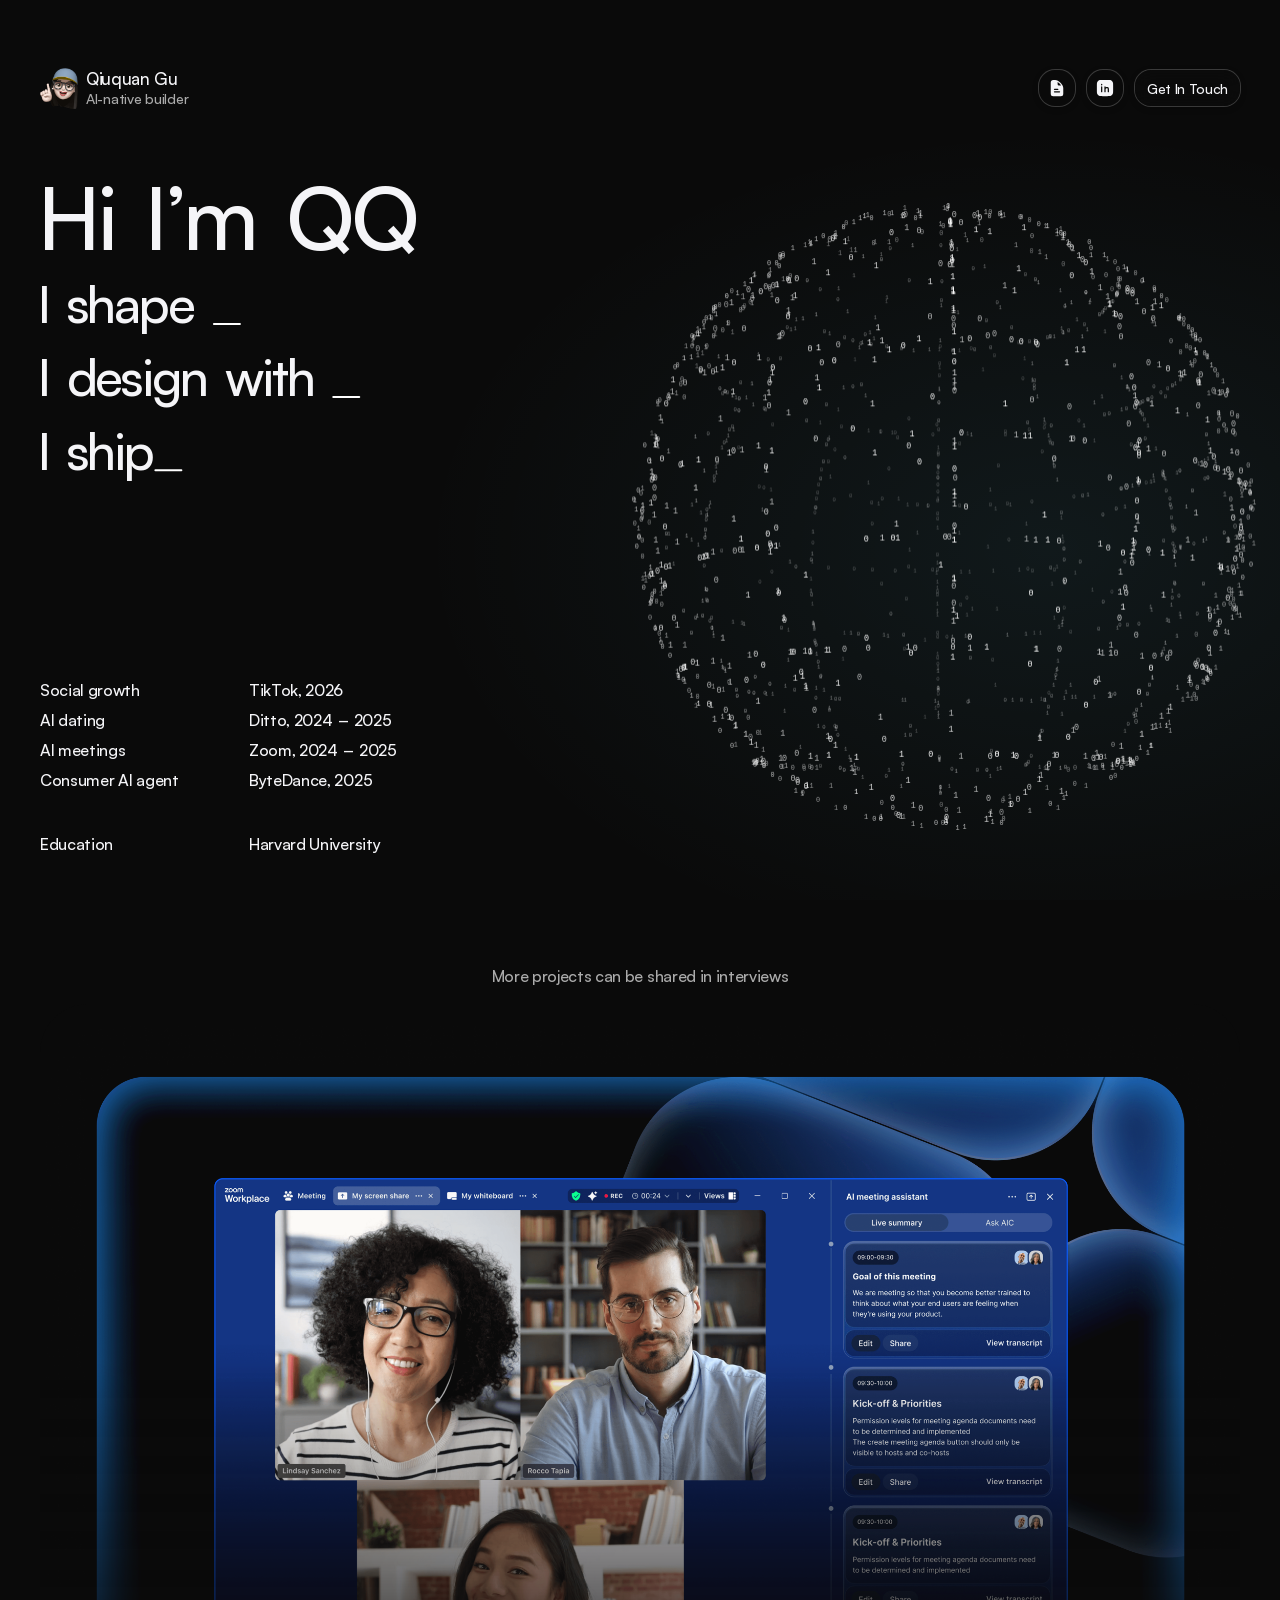
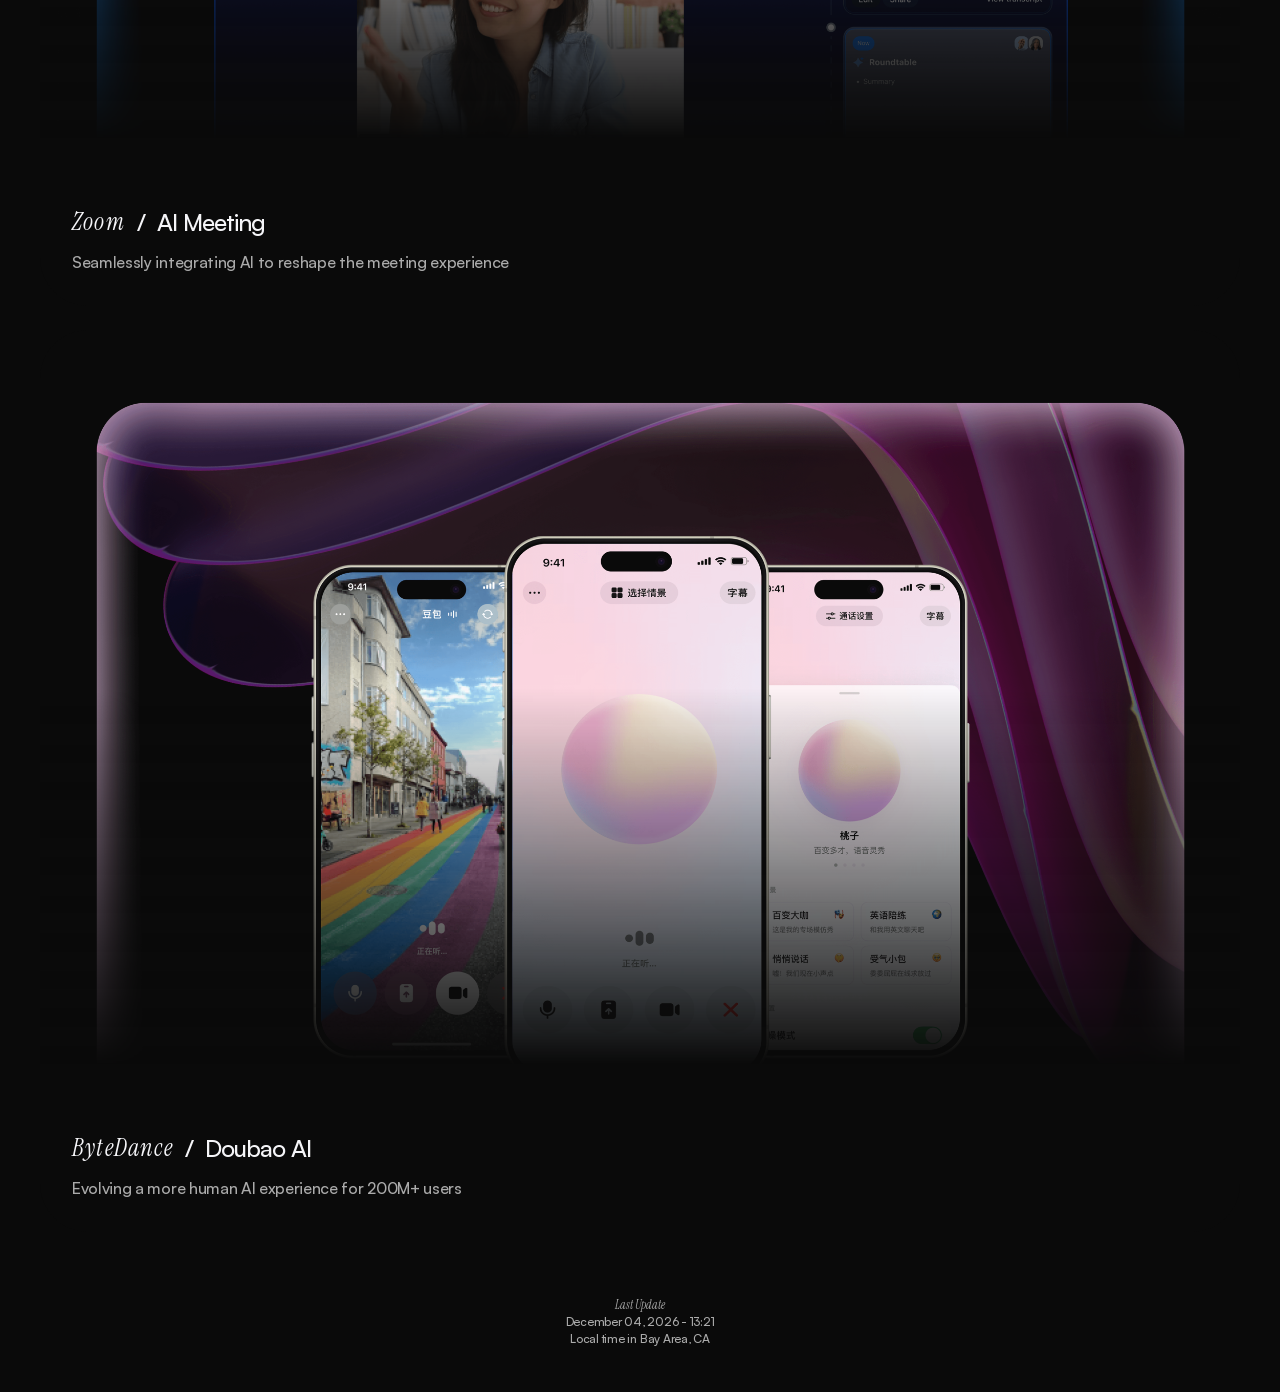
<file: qq-site/index.html>
<!doctype html><html lang="en"><head><title>Qiuquan Gu</title><meta name="description" content="Qiuquan Gu — AI-native builder. I craft the newest AI into daily magic for hundreds of millions."><meta charset="utf-8"><meta name="viewport" content="width=device-width,initial-scale=1"><link rel="icon" href="img/mdKMhH3CBl8XJuPrdQVbPmm9IiA.png"><link rel="apple-touch-icon" href="img/EY8dLnVqoe9I00bJgDA2R6PXsDI.png"><link rel="preconnect" href="https://fonts.googleapis.com"><link rel="preconnect" href="https://fonts.gstatic.com" crossorigin><link href="https://fonts.googleapis.com/css2?family=Instrument+Serif:ital@0;1&display=swap" rel="stylesheet"><link rel="stylesheet" href="style.css"></head>
<body>
<div class="topwrap"><div class="bar topbar"><a class="who" href="index.html" aria-label="Home"><img src="img/qjzRPbwaPRMNQAMFkNFwGqiGV6o.png" alt=""><div><b>Qiuquan Gu</b><span>AI-native builder</span></div></a><div class="btns"><a class="btn" href="https://drive.google.com/file/d/1yN5wLF7jz_wSpwzoeVBxNWKIVXXH-QZU/view?usp=sharing" target="_blank" rel="noopener" aria-label="Resume"><svg viewBox="0 0 24 24"><path d="M7.5 2.25h2.228c1.093 0 2.245.393 3.327.987c1.09.598 2.159 1.428 3.098 2.368s1.767 2.006 2.364 3.092c.591 1.077.983 2.221.983 3.303v6.75a3 3 0 0 1-3 3h-9a3 3 0 0 1-3-3V5.25a3 3 0 0 1 3-3m7.592 4.415a13 13 0 0 0-2.38-1.894q.038.234.038.479V7.5a1.5 1.5 0 0 0 1.5 1.5h2.25q.246 0 .481.038a13 13 0 0 0-1.889-2.373M9 12.75a.75.75 0 0 0 0 1.5h4a.75.75 0 0 0 0-1.5zm0 3a.75.75 0 0 0 0 1.5h6a.75.75 0 0 0 0-1.5z"/></svg></a><a class="btn" href="https://www.linkedin.com/in/qiuquan-gu" target="_blank" rel="noopener" aria-label="LinkedIn"><svg viewBox="0 0 24 24"><path d="M9.367 2.25h5.266c1.092 0 1.958 0 2.655.057c.714.058 1.317.18 1.869.46a4.75 4.75 0 0 1 2.075 2.077c.281.55.403 1.154.461 1.868c.057.697.057 1.563.057 2.655v5.266c0 1.092 0 1.958-.057 2.655c-.058.714-.18 1.317-.46 1.869a4.75 4.75 0 0 1-2.076 2.075c-.552.281-1.155.403-1.869.461c-.697.057-1.563.057-2.655.057H9.367c-1.092 0-1.958 0-2.655-.057c-.714-.058-1.317-.18-1.868-.46a4.75 4.75 0 0 1-2.076-2.076c-.281-.552-.403-1.155-.461-1.869c-.057-.697-.057-1.563-.057-2.655V9.367c0-1.092 0-1.958.057-2.655c.058-.714.18-1.317.46-1.868a4.75 4.75 0 0 1 2.077-2.076c.55-.281 1.154-.403 1.868-.461c.697-.057 1.563-.057 2.655-.057M8.75 7.625a.75.75 0 0 0-1.5 0v.5a.75.75 0 0 0 1.5 0zm0 3.125a.75.75 0 0 0-1.5 0v5.625a.75.75 0 0 0 1.5 0zM12 10a.75.75 0 0 0-.75.75v5.625a.75.75 0 0 0 1.5 0V13.5c0-.377.168-.665.458-.883c.306-.229.743-.367 1.192-.367c.293 0 .435.062.505.11c.066.044.133.12.193.28c.141.374.152.935.152 1.735v2a.75.75 0 0 0 1.5 0v-2.08c0-.686 0-1.523-.248-2.184a2.03 2.03 0 0 0-.756-.994c-.381-.258-.84-.367-1.346-.367c-.56 0-1.14.129-1.65.392v-.392A.75.75 0 0 0 12 10"/></svg></a><a class="btn txt" href="mailto:qiuquan.gu@icloud.com">Get In Touch</a></div></div></div>
<header class="cover" id="top">
  <h1 class="name" id="name" aria-label="Hi I’m QQ. I shape ambiguity. I design with taste. I ship with code.">
    <span class="ln">Hi I’m QQ</span>
    <span class="ln">I shape <span class="ac" data-t="ambiguity" data-l="模糊性|曖昧さ|ambiguïté|모호함|ambigüedad|ambiguità|ambiguidade|belirsizlik|अस्पष्टता|Mehrdeutigkeit|неоднозначность|ความคลุมเครือ|ασάφεια"></span></span>
    <span class="ln">I design with <span class="ac" data-t="taste" data-l="品味|センス|goût|취향|gusto|Geschmack|gosto|zevk|रुचि|вкус|รสนิยม|γούστο|smaak"></span></span>
    <span class="ln">I ship with <span class="ac" data-t="code" data-l="代码|コード|코드|код|código|codice|kod|कोड|โค้ด|κώδικας|mã|Kode|kód"></span></span>
  </h1>
  <div class="c-left">
    <div class="cv">
      <div class="cv-k">Social growth</div><a class="row" href="https://www.tiktok.com/" target="_blank" rel="noopener"><span class="mg">TikTok, 2026</span><span class="arrow"><svg viewBox="0 0 24 24"><path d="M7 17 17 7M8 7h9v9"/></svg></span></a>
      <div class="cv-k">AI dating</div><a class="row" href="https://ditt.ai/" target="_blank" rel="noopener"><span class="mg">Ditto, <span class="yr">2024<i>–</i>2025</span></span><span class="arrow"><svg viewBox="0 0 24 24"><path d="M7 17 17 7M8 7h9v9"/></svg></span></a>
      <div class="cv-k">AI meetings</div><a class="row" href="zoom-meeting-lifecycle.html"><span class="mg">Zoom, <span class="yr">2024<i>–</i>2025</span></span><span class="arrow"><svg viewBox="0 0 24 24"><path d="M7 17 17 7M8 7h9v9"/></svg></span></a>
      <div class="cv-k">Consumer AI agent</div><a class="row" href="bytedance-doubao-ai.html"><span class="mg">ByteDance, 2025</span><span class="arrow"><svg viewBox="0 0 24 24"><path d="M7 17 17 7M8 7h9v9"/></svg></span></a>
      <div class="cv-k g">Education</div><a class="row g" href="https://www.harvard.edu/" target="_blank" rel="noopener"><span class="mg">Harvard University</span><span class="arrow"><svg viewBox="0 0 24 24"><path d="M7 17 17 7M8 7h9v9"/></svg></span></a>
    </div>
  </div>
  <div class="c-right bagwrap"><canvas class="bits" id="bits" role="img" aria-label="An open bag drawn from flickering 0s and 1s"></canvas></div>
</header>
<main class="wrap" id="work">
  <p class="more rv">More projects can be shared in interviews</p>

  <a class="proj rv" id="projects" href="zoom-meeting-lifecycle.html"><div class="imgw"><img src="img/cover-zoom.png" alt="Zoom AI Meeting"></div>
    <div class="cap"><div class="title"><span class="serif">Zoom</span><span class="sl">/</span><span class="nm">AI Meeting</span><span class="arrow"><svg viewBox="0 0 24 24"><path d="M7 17 17 7M8 7h9v9"/></svg></span></div><div class="desc">Seamlessly integrating AI to reshape the meeting experience</div></div></a>
  <a class="proj rv" href="bytedance-doubao-ai.html"><div class="imgw"><img src="img/cover-doubao.png" alt="ByteDance Doubao AI"></div>
    <div class="cap"><div class="title"><span class="serif">ByteDance</span><span class="sl">/</span><span class="nm">Doubao AI</span><span class="arrow"><svg viewBox="0 0 24 24"><path d="M7 17 17 7M8 7h9v9"/></svg></span></div><div class="desc">Evolving a more human AI experience for 200M+ users</div></div></a>

  <footer class="stamp"><span class="serif">Last Update</span><span id="ts">October 06, 2026 - 00:00</span><span>Local time in Bay Area, CA</span></footer>
</main>
<script>
(function(){
  var f=new Intl.DateTimeFormat('en-US',{timeZone:'America/Los_Angeles',month:'long',day:'2-digit',year:'numeric',hour:'2-digit',minute:'2-digit',hour12:false});
  function t(){var p={};f.formatToParts(new Date()).forEach(function(x){p[x.type]=x.value});
    document.getElementById('ts').textContent=p.month+' '+p.day+', '+p.year+' - '+(p.hour==='24'?'00':p.hour)+':'+p.minute}
  t();setInterval(t,15000);
  var io=new IntersectionObserver(function(es){es.forEach(function(e){if(e.isIntersecting){e.target.classList.add('in');io.unobserve(e.target)}})},{threshold:.08});
  document.querySelectorAll('.rv').forEach(function(e){io.observe(e)});
})();
</script>
<script>
/* opening: regular text is typed out with a white "_" caret; the three italic words sit in fixed-width slots,
   roll through languages in a cascade (top line first, each on its own rhythm: quick at first, slowing as it nears English) and land
   on English one after another. Nothing around them moves. */
(function(){
  var root=document.getElementById('name');if(!root)return;
  var reduce=matchMedia('(prefers-reduced-motion:reduce)').matches;
  var lines=[].slice.call(root.querySelectorAll('.ln')),seq=[],slots=[],timers=[],anims=[],raf2=[],raf=0;
  var caret=document.createElement('i');caret.className='caret2';root.appendChild(caret);
  lines.forEach(function(ln){
    [].slice.call(ln.childNodes).forEach(function(n){
      if(n.nodeType===3){
        var f=document.createDocumentFragment();
        n.textContent.split('').forEach(function(c){var s=document.createElement('span');s.className='ch';s.textContent=c;f.appendChild(s);seq.push({k:'ch',el:s,c:c})});
        ln.replaceChild(f,n);
      }else if(n.classList&&n.classList.contains('ac')){
        var aw=document.createElement('span');aw.className='aw';n.appendChild(aw);
        var ph=document.createElement('i');ph.className='caret2 park';root.appendChild(ph);
        var o={k:'ac',el:n,aw:aw,ph:ph,en:n.getAttribute('data-t'),words:n.getAttribute('data-l').split('|')};slots.push(o);seq.push(o);
      }
    });
    seq.push({k:'br'});
  });
  function later(fn,ms){timers.push(setTimeout(fn,ms))}
  /* the slot is as wide as its English word, so the final sentence has normal spacing */
  function sizeSlots(){
    /* nothing sits after a slot on its line, so the slot can be as wide as its widest language: no word needs shrinking */
    root.style.fontSize='';
    function measure(){
      slots.forEach(function(s){
        s.aw.style.transform='none';var m=0;
        [s.en].concat(s.words).forEach(function(w){s.aw.textContent=w;m=Math.max(m,s.aw.scrollWidth)});
        s.aw.textContent=s.en;s.aw.style.opacity=0;s.w=m;s.el.style.width=m+'px';
      });
    }
    measure();
    var worst=0;lines.forEach(function(l){worst=Math.max(worst,l.scrollWidth)});
    if(worst>root.clientWidth){root.style.fontSize=(parseFloat(getComputedStyle(root).fontSize)*root.clientWidth/worst*.98)+'px';measure()}
  }
  /* put each slot's baseline exactly on the baseline of the surrounding text */
  function calibrate(){
    slots.forEach(function(s){
      s.el.style.setProperty('--dy','0px');
      var p1=document.createElement('i'),p2=document.createElement('i');
      [p1,p2].forEach(function(p){p.style.cssText='display:inline-block;width:0;height:0;vertical-align:baseline'});
      s.aw.appendChild(p1);s.el.parentNode.insertBefore(p2,s.el);
      var d=p2.getBoundingClientRect().bottom-p1.getBoundingClientRect().bottom;
      s.el.style.setProperty('--bl',(s.el.getBoundingClientRect().bottom-p1.getBoundingClientRect().bottom)+'px');
      s.aw.removeChild(p1);p2.parentNode.removeChild(p2);
      s.el.style.setProperty('--dy',d+'px');
    });
  }
  function setWord(s,text){
    s.aw.style.transform='none';s.aw.textContent=text;
    var nat=s.aw.scrollWidth,k=Math.min(1,s.w/nat);
    s.aw.style.transform=k<1?'scale('+k+')':'none';
  }
  /* a slot keeps one live word at a time; a swap lifts the new word in from below while the old one drifts up and fades */
  function freshAw(s){
    [].slice.call(s.el.querySelectorAll('.aw')).forEach(function(e){e.remove()});
    var a=document.createElement('span');a.className='aw';s.el.appendChild(a);s.aw=a;return a;
  }
  var DIM=.7;
  /* Instrument Serif matches the body font at .97em. Fallback scripts have taller glyphs, so they are drawn a little smaller */
  function scriptScale(t){
    if(/[぀-ヿ㐀-鿿가-힯]/.test(t))return .82;
    if(/[ऀ-ॿ]/.test(t))return .84;
    if(/[฀-๿]/.test(t))return .84;
    if(/[\u0370-\u04ff]/.test(t))return .92;   /* Greek and Cyrillic fall back to a system serif that sits a little taller */
    return 1;
  }
  /* each italic word is a vertical reel: the languages sit in one column that slides upward in a single motion,
     starting quickly and easing into English. Nothing stops on the way, so there is no dwell between languages. */
  /* 12 languages per word. Speed is 20% above the previous reel, so with 1.5x the distance each reel runs 1.25x as long. */
  var REEL=[{off:0,dur:2000},{off:130,dur:2175},{off:260,dur:2350}],NF=12,REEL_EASE='cubic-bezier(.8,.8,.6,1)';
  function startReel(s,si){
    var c=REEL[si%REEL.length],H=s.el.getBoundingClientRect().height||s.el.offsetHeight;
    var win=document.createElement('span'),strip=document.createElement('span');win.className='win';strip.className='strip';
    var list=[];for(var k=0;k<NF;k++)list.push(s.words[(k+si*3)%s.words.length]);list.push(s.en);
    var its=[];
    list.forEach(function(w,i){
      var it=document.createElement('span'),tx=document.createElement('span');it.className='rw';it.style.height=H+'px';
      tx.textContent=w;tx.style.fontSize=(.97*scriptScale(w)).toFixed(3)+'em';tx.style.opacity=(i===list.length-1)?1:DIM;
      it.appendChild(tx);strip.appendChild(it);its.push(it);
    });
    win.appendChild(strip);s.el.appendChild(win);
    win.animate([{opacity:0},{opacity:1}],{duration:160,fill:'forwards'});
    var T=(list.length-1)*H;
    /* constant speed for the first 74% of the time (88% of the distance), then one smooth deceleration onto English: little speed variation */
    var a=strip.animate([{transform:'translateY(0)',easing:'linear'},{offset:.74,transform:'translateY('+(-.88*T)+'px)',easing:'cubic-bezier(.3,.77,.55,1)'},{transform:'translateY('+(-T)+'px)'}],{duration:c.dur,easing:'linear',fill:'forwards'});
    anims.push(a);
    /* no hard window edge: every word fades and blurs by itself according to how far it is from the line it would rest on */
    function soften(){
      if(!win.isConnected)return;
      var ty=new DOMMatrix(getComputedStyle(strip).transform).m42;
      for(var k=0;k<its.length;k++){
        var ad=Math.abs(k*H+ty)/H,o=Math.max(0,1-Math.pow(ad,1.5)),bl=Math.min(10,7*Math.pow(ad,1.25)),st=its[k].style;
        st.opacity=o.toFixed(3);st.visibility=o<.01?'hidden':'visible';st.filter=bl>.2?'blur('+bl.toFixed(1)+'px)':'none';
      }
      raf2.push(requestAnimationFrame(soften));
    }
    soften();
    a.onfinish=function(){                /* hand over to the plain English word so the settled state is exactly the old one */
      setWord(s,s.en);s.aw.style.opacity=1;win.remove();s.el.classList.add('fin');
    };
  }
  /* ---- short hop: a new word slides up half a line while the old one slides away, overlapping, so it reads as one rolling motion ---- */
  var HOP_EASE='cubic-bezier(.3,.6,.4,1)';
  function hop(s,text,gap,final,land){
    var old=s.aw,nw=document.createElement('span');nw.className='aw';nw.textContent=text;
    nw.style.fontSize=(.97*scriptScale(text)).toFixed(3)+'em';s.el.appendChild(nw);
    var dur=final?land:Math.round(gap*1.3),tgt=final?1:DIM,rise=final?'.6em':'.5em';
    nw._o=tgt;
    var a1=nw.animate([{opacity:0,transform:'translateY('+rise+')',filter:'blur(2.5px)'},{opacity:tgt,transform:'translateY(0)',filter:'blur(0)'}],{duration:dur,easing:final?'cubic-bezier(.2,.8,.2,1)':HOP_EASE,fill:'forwards'});
    anims.push(a1);
    if(old&&old.textContent){
      var a2=old.animate([{opacity:old._o||1,transform:'translateY(0)',filter:'blur(0)'},{opacity:0,transform:'translateY(-.5em)',filter:'blur(2.5px)'}],{duration:Math.round(dur*.8),easing:HOP_EASE,fill:'forwards'});
      anims.push(a2);a2.onfinish=function(){old.remove()};
    }else if(old){old.remove()}
    s.aw=nw;
  }
  var VARIANTS={
    1:{type:'reel'},
    2:{type:'hop',nf:12,g0:115,g1:175,stagger:90,land:420},
    3:{type:'hop',nf:6,g0:130,g1:200,seq:true,land:420}
  };
  window.ROLL=window.ROLL||{v:2};
  function startCycles(t0){
    var V=VARIANTS[window.ROLL.v]||VARIANTS[2],tEndPrev=t0;
    slots.forEach(function(s,si){
      s.el.classList.remove('fin');
      if(V.type==='reel'){later((function(s,si){return function(){startReel(s,si)}})(s,si),t0+REEL[si%REEL.length].off);return}
      var t=V.seq?tEndPrev:t0+si*V.stagger;
      for(var k=0;k<V.nf;k++){
        var gap=V.g0+(V.g1-V.g0)*Math.pow(k/Math.max(1,V.nf-1),2);
        later((function(s,w,g){return function(){hop(s,w,g,false,0)}})(s,s.words[(k+si*3)%s.words.length],gap),t);
        t+=gap;
      }
      later((function(s){return function(){hop(s,s.en,0,true,V.land)}})(s),t);
      later((function(s){return function(){s.el.classList.add('fin')}})(s),t+V.land);
      tEndPrev=t+V.land*.6;
    });
  }
  /* preview only: press 1, 2 or 3 to replay the headline with another rolling style (remove before launch) */
  addEventListener('keydown',function(e){
    if(e.metaKey||e.ctrlKey||e.altKey)return;var k=e.key;if(k==='1'||k==='2'||k==='3'){window.ROLL.v=+k;run()}
  });
  var last=null;
  function place(){
    if(last){
      var r=last.getBoundingClientRect(),b=root.getBoundingClientRect();
      caret.style.opacity=1;
      caret.style.transform='translate('+(r.right-b.left+1)+'px,'+(r.top-b.top+r.height*.80)+'px)';
    }else caret.style.opacity=0;
    raf=requestAnimationFrame(place);
  }
  function park(it){
    if(!last)return;
    var r=last.getBoundingClientRect(),b=root.getBoundingClientRect();
    it.ph.style.transform='translate('+(r.right-b.left+1)+'px,'+(r.top-b.top+r.height*.80)+'px)';
    it.ph.classList.add('show');
    last=null;                                                  /* the moving caret hides: only the parked one stays */
  }
  function reset(){
    timers.forEach(clearTimeout);timers=[];anims.forEach(function(a){try{a.onfinish=null;a.cancel()}catch(e){}});anims=[];raf2.forEach(cancelAnimationFrame);raf2=[];cancelAnimationFrame(raf);last=null;
    seq.forEach(function(it){if(it.k==='ch')it.el.classList.remove('on')});
    slots.forEach(function(s){[].slice.call(s.el.querySelectorAll('.win')).forEach(function(e){e.remove()});freshAw(s);s.aw.style.opacity=0;s.el.classList.remove('fin');s.ph.classList.remove('show')});
    caret.style.opacity=0;caret.classList.remove('blink');
  }
  function showAll(){
    seq.forEach(function(it){if(it.k==='ch')it.el.classList.add('on')});
    slots.forEach(function(s){setWord(s,s.en);s.aw.style.opacity=1;s.el.classList.add('fin');s.ph.classList.remove('show')});
  }
  function run(){
    reset();sizeSlots();calibrate();
    if(reduce){showAll();return}
    var t=160,BR=100;
    seq.forEach(function(it){
      if(it.k==='ch'){
        later((function(it){return function(){it.el.classList.add('on');last=it.el}})(it),t);
        t+=/[,.]/.test(it.c)?70:(it.c===' '?30:36);
      }else if(it.k==='ac'){
        later((function(it){return function(){park(it)}})(it),t);
      }else if(it.k==='br')t+=BR;
    });
    raf=requestAnimationFrame(place);
    var tEnd=t-BR+20;                                                   /* the pause after the last line is skipped: rolling starts as the last letter lands */
    startCycles(tEnd);
    later(function(){                                                    /* cycling begins: the underscores vanish with it */
      slots.forEach(function(s){s.ph.classList.remove('show')});
      cancelAnimationFrame(raf);caret.classList.remove('blink');caret.style.opacity=0;
    },tEnd);
  }
  var ready=(document.fonts&&document.fonts.ready)?document.fonts.ready:Promise.resolve();
  ready.then(run);
  root.addEventListener('click',run);
  var rt;addEventListener('resize',function(){clearTimeout(rt);rt=setTimeout(function(){
    if(root.querySelector('.ac.fin')||reduce){sizeSlots();calibrate();slots.forEach(function(s){setWord(s,s.en);s.aw.style.opacity=1})}},150)});
})();
/* 0/1 particles: a cube and a tree, morphing into each other through a cloud, forever.
   (the numbers below can be changed here) */
window.BITS=Object.assign({hold:1800,morph:2000,spinCube:140,spinTree:80,size:80,dent:114},window.BITS||{});
(function(){
  var cv=document.getElementById('bits');if(!cv)return;
  var ctx=cv.getContext('2d'),reduce=matchMedia('(prefers-reduced-motion:reduce)').matches;
  var N=1700,padX=0,padY=0,bw=1,bh=1,W=0,H=0,dpr=1,ar=1.2,A,B,C,D,ch,ox,oy,rg,Sp,mx=-999,my=-999,last=0,yaw=0,prev=performance.now(),t0=prev,introDone=false,tIntro=0,tFin=0,ENGLISH_HOLD=300,spin=0,spin0=0,spinEnd=0,morphInit=false,TB=.42,OM=1.0;
  function rng(seed){return function(){seed|=0;seed=seed+0x6D2B79F5|0;var t=Math.imul(seed^seed>>>15,1|seed);t=t+Math.imul(t^t>>>7,61|t)^t;return((t^t>>>14)>>>0)/4294967296}}
  function build(){
    var r=rng(7),i;A=new Float32Array(N*3);B=new Float32Array(N*3);C=new Float32Array(N*3);D=new Float32Array(N);ch=new Uint8Array(N);ox=new Float32Array(N);oy=new Float32Array(N);
    /* ---- helpers: everything is a list of [x,y,z] points; y is down ---- */
    function rrp(hw,hh,rad,u){            /* a point on the outline of a rounded rectangle, u in 0..1 */
      var w=2*hw-2*rad,h=2*hh-2*rad,q=Math.PI*rad/2,L=2*w+2*h+4*q,d=u*L,x,y,an;
      if(d<w)return [-hw+rad+d,-hh];d-=w;
      if(d<q){an=d/rad;return [hw-rad+Math.sin(an)*rad,-hh+rad-Math.cos(an)*rad]}d-=q;
      if(d<h)return [hw,-hh+rad+d];d-=h;
      if(d<q){an=d/rad;return [hw-rad+Math.cos(an)*rad,hh-rad+Math.sin(an)*rad]}d-=q;
      if(d<w)return [hw-rad-d,hh];d-=w;
      if(d<q){an=d/rad;return [-hw+rad-Math.sin(an)*rad,hh-rad+Math.cos(an)*rad]}d-=q;
      if(d<h)return [-hw,hh-rad-d];d-=h;
      an=d/rad;return [-hw+rad-Math.cos(an)*rad,-hh+rad-Math.sin(an)*rad];
    }
    function mk(){var L=[];return {L:L,
      outline:function(cx,cy,hw,hh,rad,z,n){for(var k=0;k<n;k++){var q=rrp(hw,hh,rad,k/n+(r()-.5)/n*.6);L.push([cx+q[0],cy+q[1],z+(r()-.5)*.006])}},
      fill:function(cx,cy,hw,hh,z,n){for(var k=0;k<n;k++)L.push([cx+(r()*2-1)*hw,cy+(r()*2-1)*hh,z+(r()-.5)*.006])},
      line:function(x0,y0,z0,x1,y1,z1,n){for(var k=0;k<n;k++){var u=k/Math.max(1,n-1)+(r()-.5)*.01;L.push([x0+(x1-x0)*u,y0+(y1-y0)*u,z0+(z1-z0)*u])}},
      ring:function(cx,cy,rad,z,n){for(var k=0;k<n;k++){var an=k/n*6.2832;L.push([cx+Math.cos(an)*rad,cy+Math.sin(an)*rad,z])}}}}
    function pack(L,dst){                  /* exactly N points: trim, or top up by repeating random ones with a little scatter */
      for(var k=0;k<N;k++){var q=L[k<L.length?k:Math.floor(r()*L.length)];var j=k<L.length?0:.012;
        dst[k*3]=q[0]+(r()-.5)*j;dst[k*3+1]=q[1]+(r()-.5)*j;dst[k*3+2]=q[2]+(r()-.5)*j}
    }
    /* ---- phone: slim body, screen with an island, app icons and a home bar; camera module on the back ---- */
    var P=mk(),pw=.44,ph=.98,pt=.05;
    P.outline(0,0,pw,ph,.12,pt,300);P.outline(0,0,pw,ph,.12,-pt,200);
    for(var k0=0;k0<110;k0++){var qq=rrp(pw,ph,.12,r());P.L.push([qq[0],qq[1],(r()*2-1)*pt])}        /* the thin side */
    P.outline(0,0,pw-.035,ph-.035,.09,pt,160);                                                         /* screen edge */
    P.outline(0,-ph+.1,.075,.022,.02,pt,40);                                                           /* island */
    P.line(-.13,ph-.075,pt,.13,ph-.075,pt,36);                                                         /* home bar */
    for(var cx=0;cx<4;cx++)for(var cy=0;cy<5;cy++){P.outline(-.27+cx*.18,-.52+cy*.22,.062,.062,.02,pt,14)}   /* icons */
    P.line(-.34,-ph+.2,pt,-.2,-ph+.2,pt,14);P.line(.2,-ph+.2,pt,.34,-ph+.2,pt,14);                   /* status bar */
    P.fill(0,.02,pw-.05,ph-.12,pt,150);
    P.outline(-.2,-ph+.25,.17,.17,.05,-pt,50);P.ring(-.26,-ph+.18,.06,-pt,22);P.ring(-.26,-ph+.34,.06,-pt,22);P.ring(-.12,-ph+.26,.045,-pt,18);   /* camera module */
    P.ring(0,-.05,.1,-pt,34);P.fill(0,.1,pw-.06,ph-.12,-pt,120);
    pack(P.L,A);
    (function(){var R=-.36,Pt=.3,cR=Math.cos(R),sR=Math.sin(R),cP=Math.cos(Pt),sP=Math.sin(Pt),K=1.07;
      for(var k=0;k<N;k++){var x=A[k*3],y=A[k*3+1],z=A[k*3+2],x1=x*cR-y*sR,y1=x*sR+y*cR,y2=y1*cP-z*sP,z2=y1*sP+z*cP;A[k*3]=x1*K;A[k*3+1]=y2*K;A[k*3+2]=z2*K}})();
    /* ---- laptop: thick deck with a key grid and trackpad, a hinge, and a lid tipped back just past upright (so screen and keys read together) ---- */
    var T=mk(),lw=.78,ld=.54,yb=.30,dT=.05,tl=.5,hs=.92,vy=-Math.cos(tl),vz=-Math.sin(tl),ny=-Math.sin(tl),nz=Math.cos(tl);
    function dk(x,z,y){return [x,(y===undefined?yb:y),z]}
    function scr(u,v,off){off=off||0;return [u,yb+vy*v+ny*off,-ld+vz*v+nz*off]}                         /* u across, v up the lid, off out of the face */
    var q1,k1;
    for(k1=0;k1<220;k1++){q1=rrp(lw,ld,.06,k1/220);T.L.push(dk(q1[0],q1[1]))}                          /* deck top edge */
    for(k1=0;k1<90;k1++){q1=rrp(lw,ld,.06,k1/90);T.L.push(dk(q1[0],q1[1],yb+dT))}                       /* deck bottom edge */
    for(k1=0;k1<70;k1++){q1=rrp(lw,ld,.06,r());T.L.push(dk(q1[0],q1[1],yb+r()*dT))}                     /* deck sides */
    for(k1=0;k1<12;k1++){var an=Math.PI*k1/11;T.L.push(dk(Math.cos(an)*.08,ld-Math.sin(an)*.04))}      /* thumb notch */
    for(k1=0;k1<90;k1++){q1=rrp(lw-.07,.3,.02,k1/90);T.L.push(dk(q1[0],-.1+q1[1]-.0))}                  /* keyboard well */
    var cols=12,pitch=(2*(lw-.12))/(cols-1);
    for(var row=0;row<5;row++)for(var col=0;col<cols;col++){
      var kx=-(lw-.12)+col*pitch,kz=-.34+row*.12,hw=pitch*.4,hz=.04;
      T.L.push(dk(kx-hw,kz-hz),dk(kx+hw,kz-hz),dk(kx+hw,kz+hz),dk(kx-hw,kz+hz));                       /* each key: four corners */
    }
    for(var bk=0;bk<5;bk++){var bx=bk<2?-(lw-.12)+bk*pitch:(bk<3?-.0:(lw-.12)-(4-bk)*pitch),hw2=bk===2?.3:pitch*.4;
      if(bk===2){for(var sp=0;sp<14;sp++){T.L.push(dk(-.3+.6*sp/13,.26-.04),dk(-.3+.6*sp/13,.26+.04))}continue}
      T.L.push(dk(bx-hw2,.26-.04),dk(bx+hw2,.26-.04),dk(bx+hw2,.26+.04),dk(bx-hw2,.26+.04))}
    for(k1=0;k1<40;k1++){q1=rrp(.2,.07,.02,k1/40);T.L.push(dk(q1[0],.4+q1[1]*.8))}                      /* trackpad */
    for(k1=0;k1<40;k1++){T.L.push(dk(-lw*.6+1.2*lw*k1/39,-ld+.01,yb-.012))}                              /* hinge */
    for(k1=0;k1<230;k1++){q1=rrp(lw,hs/2,.05,k1/230);T.L.push(scr(q1[0],hs/2+q1[1]))}                  /* lid edge */
    for(k1=0;k1<140;k1++){q1=rrp(lw-.065,hs/2-.07,.03,k1/140);T.L.push(scr(q1[0],hs/2+q1[1]))}          /* display */
    for(k1=0;k1<70;k1++){q1=rrp(lw,hs/2,.05,r());T.L.push(scr(q1[0],hs/2+q1[1],-r()*.03))}              /* lid thickness */
    T.L.push(scr(0,hs-.035),scr(.012,hs-.035),scr(-.012,hs-.035));                                       /* camera */
    for(var ln=0;ln<8;ln++){var y0=.2+ln*.075,x00=-lw+.15+(ln%3)*.06,len=.28+((ln*53)%7)/7*.5,n0=Math.max(8,Math.round(len*20));
      for(var q0=0;q0<n0;q0++)T.L.push(scr(x00+len*q0/(n0-1),y0))}                                       /* code lines */
    for(k1=0;k1<20;k1++)T.L.push(scr(-lw+.08+(2*lw-.16)*k1/19,hs-.1));                                    /* menu bar */
    for(var dc=0;dc<6;dc++){var dx=-.2+dc*.08;T.L.push(scr(dx-.025,.1),scr(dx+.025,.1),scr(dx+.025,.14),scr(dx-.025,.14))}   /* dock */
    for(k1=0;k1<40;k1++){q1=rrp(.28,.17,.02,k1/40);T.L.push(scr(.3+q1[0]*.8,hs*.52+q1[1]))}              /* a window on the screen */
    for(k1=0;k1<70;k1++)T.L.push(scr((r()*2-1)*(lw-.09),.06+r()*(hs-.18)));
    pack(T.L,B);
    for(var kb=0;kb<N*3;kb++)B[kb]*=1.2;
    /* ---- cloud, used between shapes ---- */
    for(i=0;i<N;i++){var a2=r()*6.283,b2=Math.acos(2*r()-1),r2=.7*Math.cbrt(r());C[i*3]=Math.sin(b2)*Math.cos(a2)*r2;C[i*3+1]=Math.cos(b2)*r2-.05;C[i*3+2]=Math.sin(b2)*Math.sin(a2)*r2;D[i]=r();ch[i]=r()<.5?1:0}
    /* ---- the intro globe: meridians, parallels and a scattered shell; each ball point is paired with the phone point of the same
            height rank, so the ball flattens and stretches into the phone ---- */
    var RB=1.04,PAR=[-.8,-.5333,-.2667,0,.2667,.5333,.8],MER=6.2832/12,G=[];
    for(i=0;i<N;i++){
      var ph0=r()*6.2832,cy0=2*r()-1,rb=RB*(1+(r()-.5)*.012);
      if(i%10<4){ph0=Math.floor(r()*12)*MER}
      else if(i%10<7){cy0=PAR[Math.floor(r()*7)]}
      var sy0=Math.sqrt(Math.max(0,1-cy0*cy0));G.push([rb*sy0*Math.cos(ph0),rb*cy0,rb*sy0*Math.sin(ph0)]);
    }
    var ia=[],ig=[];for(i=0;i<N;i++){ia.push(i);ig.push(i)}
    ia.sort(function(m,n){return (A[m*3+1]*10+A[m*3])-(A[n*3+1]*10+A[n*3])});
    ig.sort(function(m,n){return (G[m][1]*10+G[m][0])-(G[n][1]*10+G[n][0])});
    Sp=new Float32Array(N*3);
    for(i=0;i<N;i++){var gi=ig[i],pi2=ia[i];Sp[pi2*3]=G[gi][0];Sp[pi2*3+1]=G[gi][1];Sp[pi2*3+2]=G[gi][2]}
  }
  function size(){
    dpr=Math.min(2,window.devicePixelRatio||1);W=Math.max(200,cv.clientWidth);H=Math.max(200,cv.clientHeight);
    var cs=getComputedStyle(cv.parentNode);padX=parseFloat(cs.getPropertyValue('--padx'))||0;padY=parseFloat(cs.getPropertyValue('--pady'))||0;
    bw=Math.max(160,W-2*padX);bh=Math.max(160,H-2*padY);ar=bh/bw;
    cv.width=Math.round(W*dpr);cv.height=Math.round(H*dpr);build();render(performance.now());
  }
  function ease(x){return x<.5?2*x*x:1-Math.pow(-2*x+2,2)/2}
  /* where we are in the loop: s = 0 cube, 1 tree, m = morph progress (0 = settled) */
  function phase(now){
    if(reduce)return {from:0,to:0,m:0};
    if(!introDone){
      /* wait for all three italic words on the left to land on English */
      if(document.querySelectorAll('#name .ac.fin').length>=3&&now-t0>1200){if(!tFin)tFin=now;if(now-tFin>=ENGLISH_HOLD){introDone=true;tIntro=now}else return {intro:true,m:0}}
      else return {intro:true,m:0};
    }
    var B_=window.BITS,HOLD_A=B_.hold,HOLD_B=B_.hold,MORPH=B_.morph;
    if(now<tIntro+MORPH)return {intro:true,m:(now-tIntro)/MORPH};
    var T=HOLD_A+MORPH+HOLD_B+MORPH,e=(now-tIntro-MORPH)%T;
    if(e<HOLD_A)return {from:0,to:0,m:0};
    if(e<HOLD_A+MORPH)return {from:0,to:1,m:(e-HOLD_A)/MORPH};
    if(e<HOLD_A+MORPH+HOLD_B)return {from:1,to:1,m:0};
    return {from:1,to:0,m:(e-HOLD_A-MORPH-HOLD_B)/MORPH};
  }
  var BK=7,SZ=3;
  function render(now){
    var dt=Math.min(.05,(now-prev)/1000);prev=now;var ph=phase(now),m=ph.m,S=bw/2*.98,cx=W/2,cy=H/2,lapW=ph.intro?0:(ph.from===ph.to?(ph.to?1:0):(ph.to?ease(m):1-ease(m))),tilt=.2+.3*lapW,ct=Math.cos(tilt),st=Math.sin(tilt);
    var BQ=window.BITS,vc=BQ.spinCube/100,vt=BQ.spinTree/100,sp=ph.intro?(.9+(vc-.9)*ease(m)):(ph.from===ph.to?(ph.from?vt:vc):vc+(vt-vc)*(ph.to?ease(m):1-ease(m)));
    if(!reduce&&!ph.intro)yaw+=dt*sp;
    var yawE=Math.sin(yaw)*(.95-.72*lapW),cy2=Math.cos(yawE),sy=Math.sin(yawE);
    ctx.setTransform(dpr,0,0,dpr,0,0);ctx.clearRect(0,0,W,H);ctx.textBaseline='middle';ctx.textAlign='center';
    var buckets=[];for(var q=0;q<BK*SZ;q++)buckets.push([]);
    var src=ph.from?B:A,dst=ph.to?B:A,introPhi=0,introBeta=0;
    if(ph.intro){
      if(m<=0){if(!reduce)spin+=dt*OM;introPhi=spin;introBeta=TB;morphInit=false}
      else{
        /* spin slows and lands on a whole turn exactly as the cube forms; the tilt eases to upright */
        if(!morphInit){morphInit=true;spin0=spin;spinEnd=Math.ceil((spin0+OM*(window.BITS.morph/1000)/3)/6.2832)*6.2832}
        introPhi=spin0+(spinEnd-spin0)*(1-Math.pow(1-m,3));introBeta=TB*(1-ease(m));
      }
    }
    function proj(x,y,z,i,isR){
      var cT=ct,sT=st;
      var x1=x*cy2+z*sy,z1=-x*sy+z*cy2,y2=y*cT+z1*sT,z2=-y*sT+z1*cT,f=1/(1-z2*.22),px=cx+x1*f*S,py=cy+y2*f*S;
      /* the pointer pushes particles away, so the shape dents under it */
      var dx=px-mx,dy=py-my,d=Math.hypot(dx,dy),R=80,tx=0,ty=0;
      if(d<R&&d>.01){var k=(1-d/R);k*=k*window.BITS.dent;tx=dx/d*k;ty=dy/d*k}
      if(!isR){ox[i]+=(tx-ox[i])*.18;oy[i]+=(ty-oy[i])*.18;px+=ox[i];py+=oy[i]}else{px+=tx;py+=ty}
      return [px,py,z2,f];
    }
    for(var i=0;i<N;i++){
      var x,y,z,i3=i*3;
      if(ph.intro){
        var v0=0;
        if(m>0){var dly=(Sp[i3+1]/1.04+1)/2;v0=ease(Math.min(1,Math.max(0,m*1.18-.18*dly)))}
        var bx=Sp[i3]+(A[i3]-Sp[i3])*v0,by=Sp[i3+1]+(A[i3+1]-Sp[i3+1])*v0,bz=Sp[i3+2]+(A[i3+2]-Sp[i3+2])*v0;
        var cp=Math.cos(introPhi),sp2=Math.sin(introPhi),bx2=bx*cp+bz*sp2,bz2=-bx*sp2+bz*cp,cb=Math.cos(introBeta),sb=Math.sin(introBeta);
        x=bx2;y=by*cb-bz2*sb;z=by*sb+bz2*cb;
      }
      else if(m<=0||ph.from===ph.to){x=dst[i3];y=dst[i3+1];z=dst[i3+2]}
      else{
        var u=Math.min(1,Math.max(0,(m*1.35-D[i]*.35))),v=ease(u);
        if(v<.5){var w=ease(v*2);x=src[i3]+(C[i3]-src[i3])*w;y=src[i3+1]+(C[i3+1]-src[i3+1])*w;z=src[i3+2]+(C[i3+2]-src[i3+2])*w}
        else{var w2=ease(v*2-1);x=C[i3]+(dst[i3]-C[i3])*w2;y=C[i3+1]+(dst[i3+1]-C[i3+1])*w2;z=C[i3+2]+(dst[i3+2]-C[i3+2])*w2}
        var sw=Math.sin(Math.PI*v)*1.1*(1-D[i]*.5),cs=Math.cos(sw),sn=Math.sin(sw),xx=x*cs+z*sn;z=-x*sn+z*cs;x=xx;
      }
      var P=proj(x,y,z,i,false);
      if(P[0]<-6||P[0]>W+6||P[1]<-6||P[1]>H+6)continue;
      if(!reduce&&Math.random()<.04)ch[i]^=1;
      var depth=Math.min(1,Math.max(0,(P[2]+1)/2)),a=.28+.72*depth;a*=.65+.35*Math.random();
      if(!reduce&&Math.random()<.004)a=1;
      var ai=Math.min(BK-1,Math.floor(a*BK)),si=P[3]<.95?0:(P[3]<1.1?1:2);
      buckets[si*BK+ai].push(P[0],P[1],ch[i]);
    }
    var sizes=[7,8.5,10.5].map(function(z){return z*window.BITS.size/100});
    for(var si2=0;si2<SZ;si2++){
      ctx.font='500 '+sizes[si2]+'px ui-monospace,SFMono-Regular,Menlo,Consolas,monospace';
      for(var q2=0;q2<BK;q2++){var arr=buckets[si2*BK+q2];if(!arr.length)continue;
        ctx.fillStyle='rgba(255,255,255,'+((q2+1)/BK).toFixed(2)+')';
        for(var n=0;n<arr.length;n+=3)ctx.fillText(arr[n+2],arr[n],arr[n+1]);}
    }
  }
  function frame(now){if(now-last>30){last=now;render(now)}requestAnimationFrame(frame)}
  cv.parentNode.addEventListener('pointermove',function(e){var r=cv.getBoundingClientRect();mx=e.clientX-r.left;my=e.clientY-r.top});
  cv.parentNode.addEventListener('pointerleave',function(){mx=my=-999});
  var rt;new ResizeObserver(function(){clearTimeout(rt);rt=setTimeout(size,80)}).observe(cv);
  size();if(!reduce)requestAnimationFrame(frame);
})();
</script>
<script>try{history.scrollRestoration="manual"}catch(e){}</script></body></html>
</file>
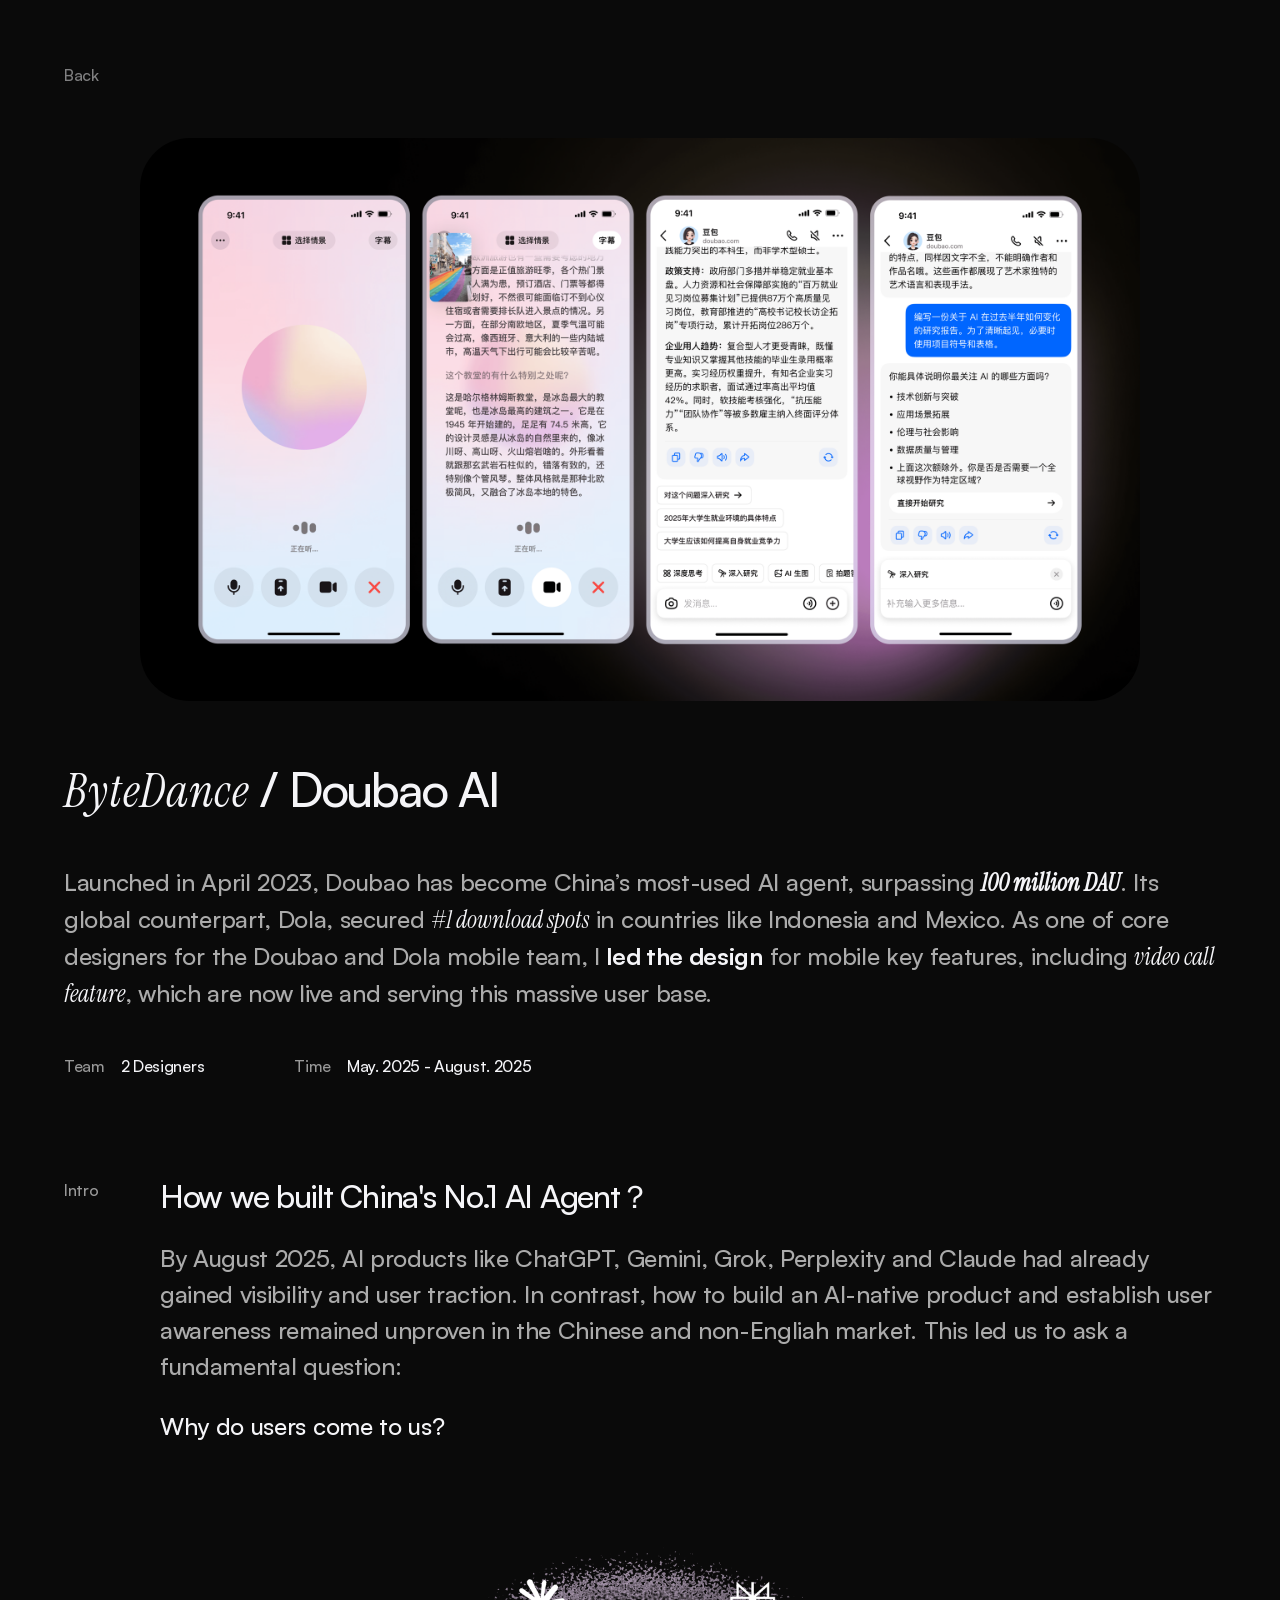
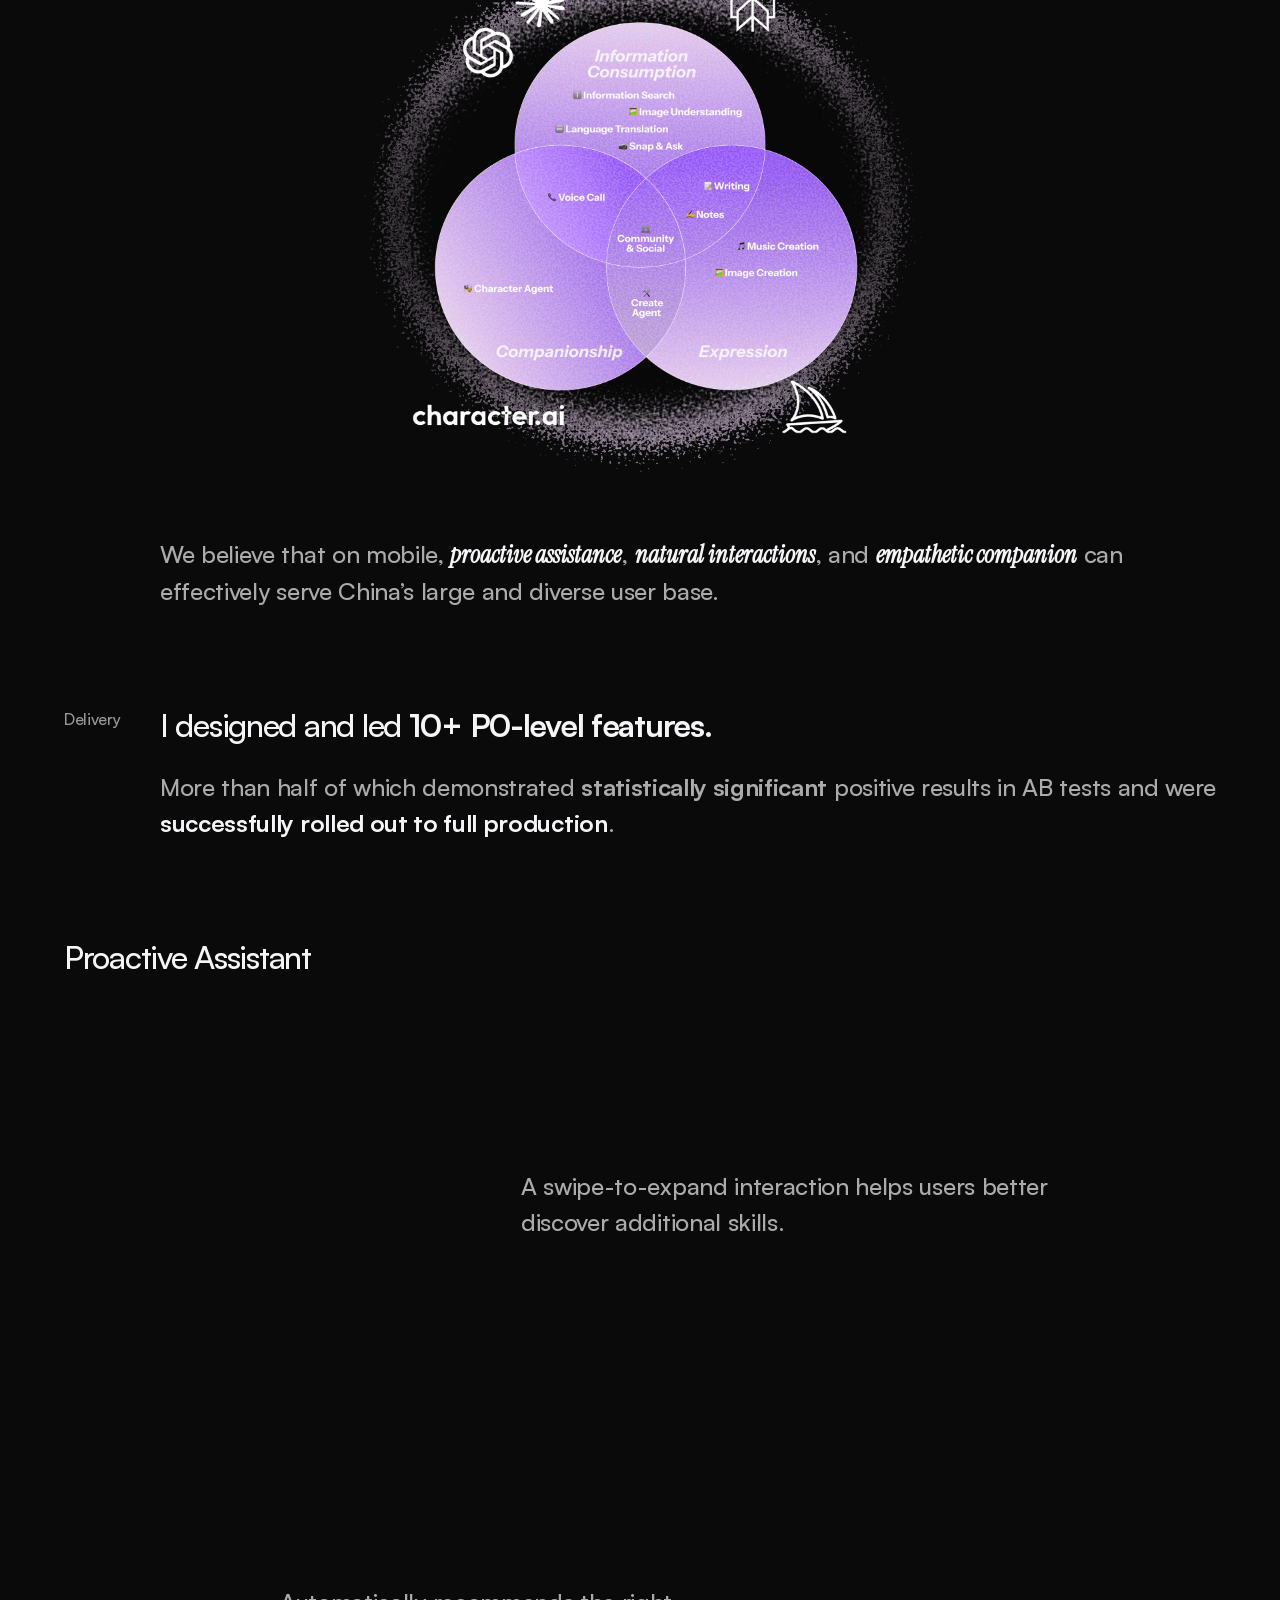
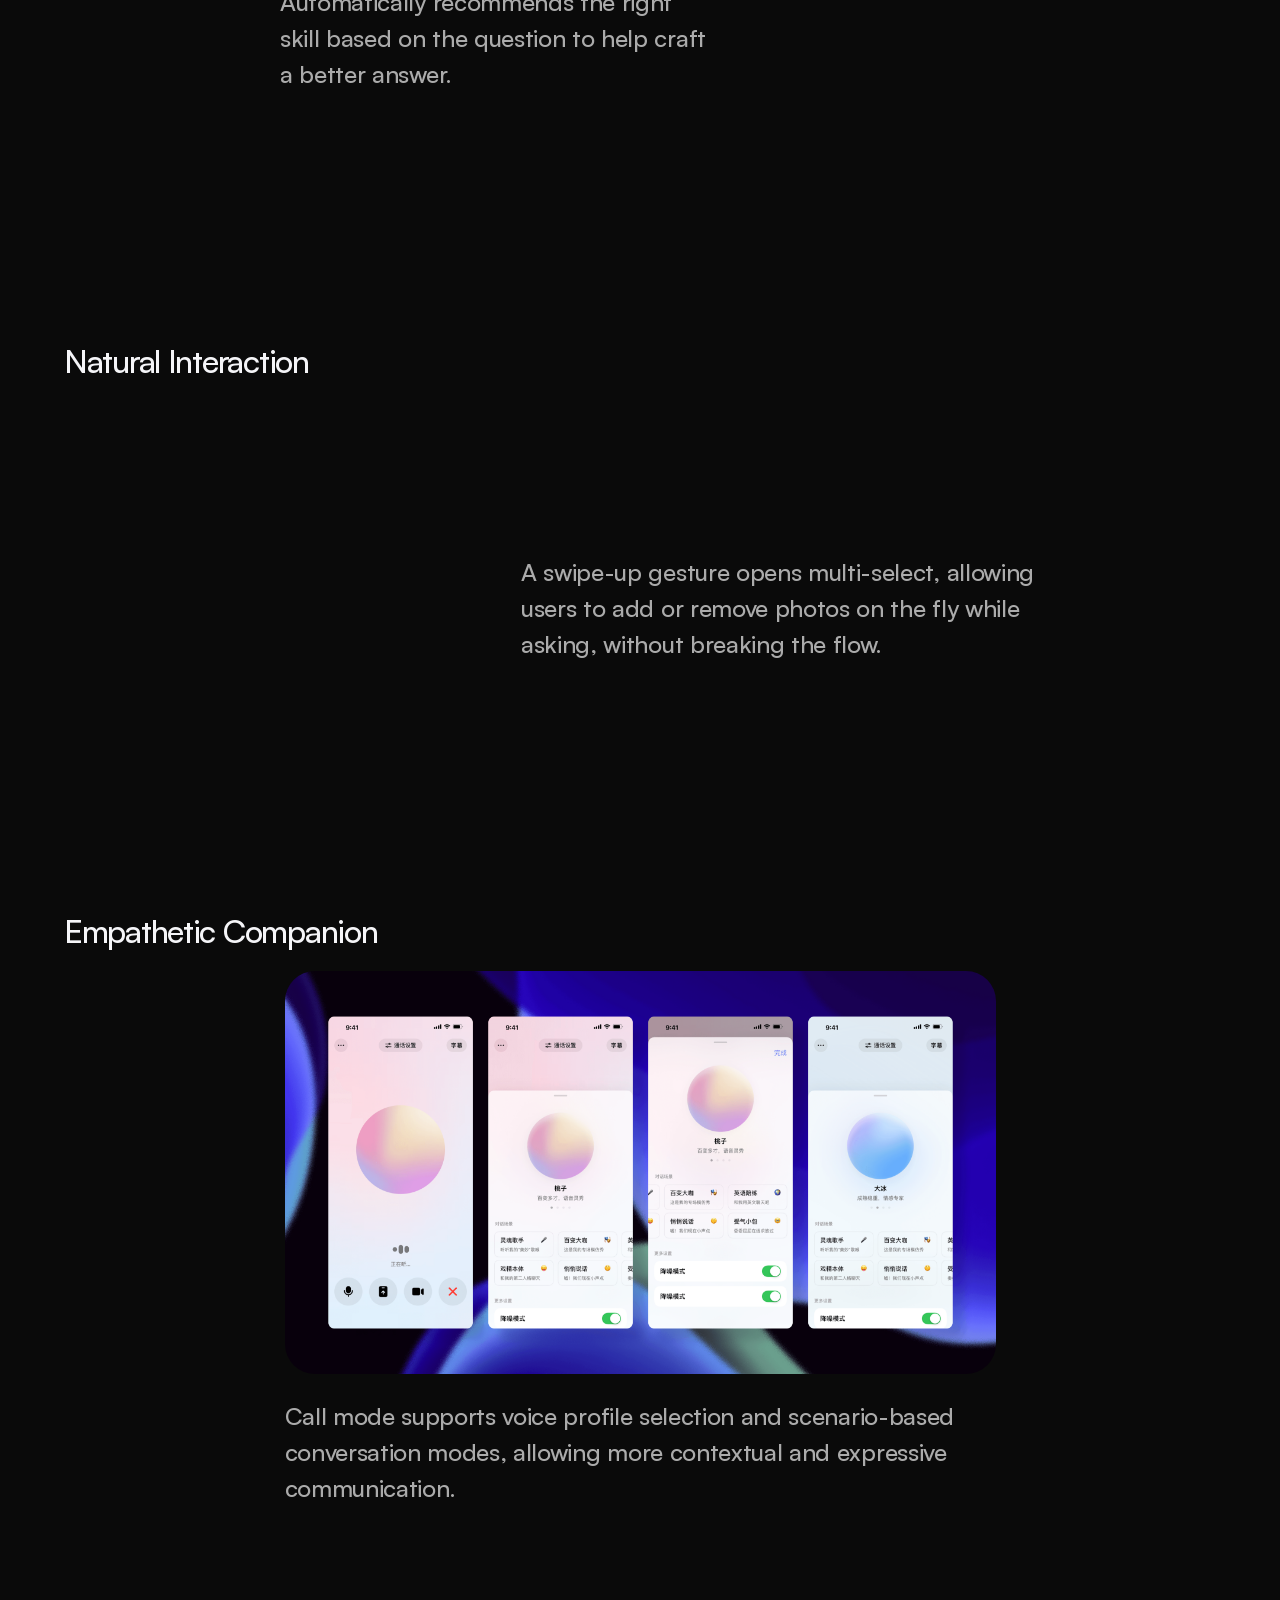
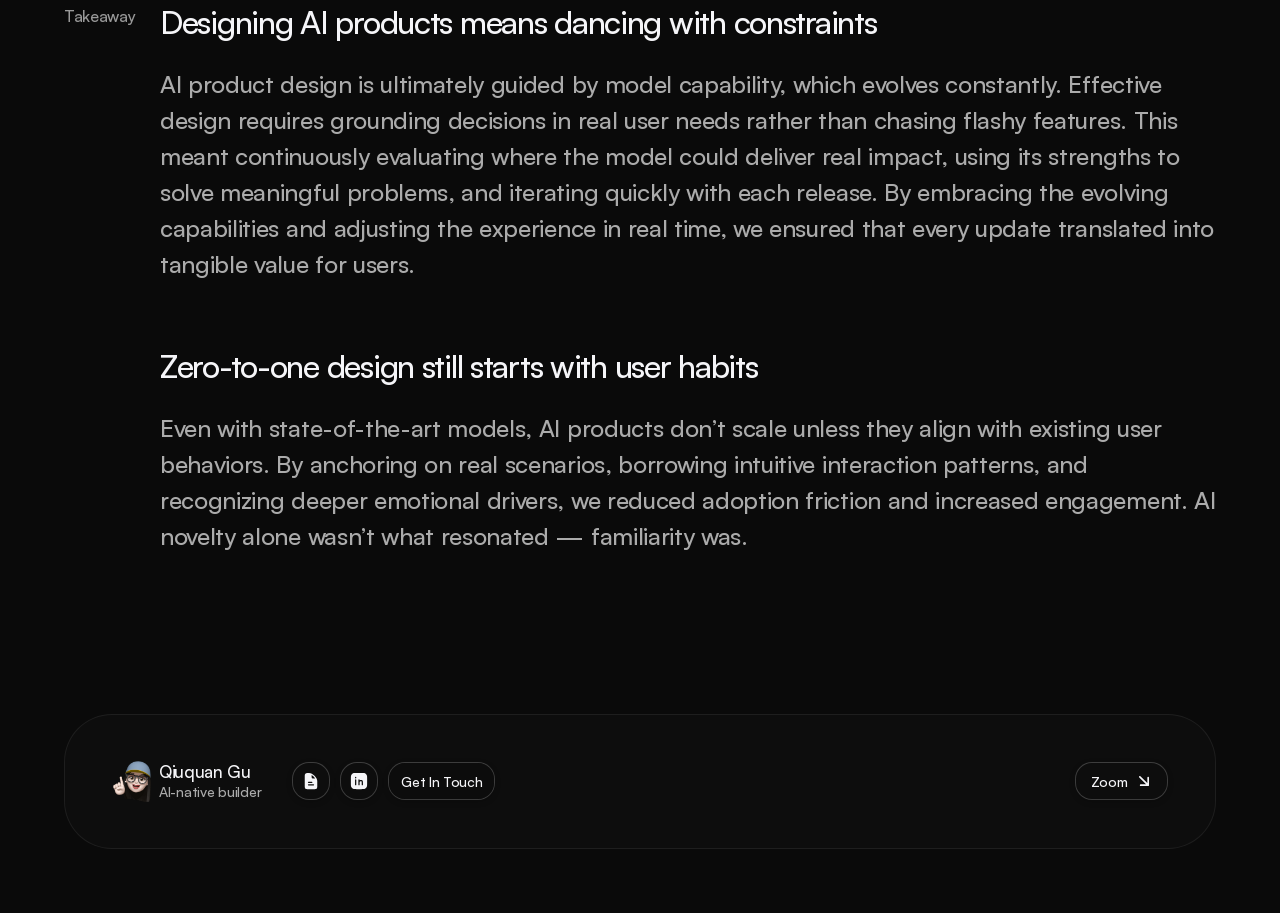
<file: qq-site/bytedance-doubao-ai.html>
<!doctype html><html lang="en"><head><title>ByteDance / Doubao AI — Qiuquan Gu</title><meta charset="utf-8"><meta name="viewport" content="width=device-width,initial-scale=1"><link rel="icon" href="img/mdKMhH3CBl8XJuPrdQVbPmm9IiA.png"><link rel="preconnect" href="https://fonts.googleapis.com"><link rel="preconnect" href="https://fonts.gstatic.com" crossorigin><link href="https://fonts.googleapis.com/css2?family=Instrument+Serif:ital@0;1&display=swap" rel="stylesheet"><link rel="stylesheet" href="style.css"></head><body>
<a class="back" href="index.html"><svg viewBox="0 0 24 24" aria-hidden="true"><path d="M17 17 7 7M16 7H7v9"/></svg><span>Back</span></a>
<main class="d">
<div class="d-hero"><img src="media/nfDO65njkI6DrwwqSmMMKeqFOX4.png" alt="" class="r50" style="max-width:1000px"></div>
<div class="info"><h1 class="d-title"><span class="serif">ByteDance</span><span>/</span><span>Doubao AI</span></h1>
<p class="lead">Launched in April 2023, Doubao has become China’s most-used AI agent, surpassing <span class="hl"><b class="w">100 million DAU</b></span>. Its global counterpart, Dola, secured <span class="hl">#1 download spots</span> in countries like Indonesia and Mexico. As one of core designers for the Doubao and Dola mobile team, I <b class="w">led the design</b> for mobile key features, including <span class="hl">video call feature</span>, which are now live and serving this massive user base.</p>
<div class="meta"><div><span class="k">Team</span><span class="v">2 Designers</span></div><div><span class="k">Time</span><span class="v">May. 2025 - August. 2025</span></div></div></div>

<section class="sec sx"><div class="k">Intro</div><div><h2>How we built China's No.1 AI Agent？</h2><p class="p">By August 2025, AI products like ChatGPT, Gemini, Grok, Perplexity and Claude had already gained visibility and user traction. In contrast, how to build an AI-native product and establish user awareness remained unproven in the Chinese and non-Engliah market. This led us to ask a fundamental question:</p><p class="p" style="color:var(--text)">Why do users come to us?</p></div></section>

<div class="fade" id="swap"><img src="media/doubao-answer.png" alt=""><img src="media/doubao-venn.png" alt=""></div>
<p class="p sx" style="max-width:1104px;margin:48px 0 0 96px">We believe that on mobile, <span class="hl"><b class="w">proactive assistance</b></span>, <span class="hl"><b class="w">natural interactions</b></span>, and <span class="hl"><b class="w">empathetic companion</b></span> can effectively serve China’s large and diverse user base.</p>

<section class="sec sx"><div class="k">Delivery</div><div><h2>I designed and led <b>10+ P0-level features.</b></h2><p class="p">More than half of which demonstrated <b>statistically significant</b> positive results in AB tests and were <b class="w">successfully rolled out to full production</b>.</p></div></section>

<div class="sx flow"><h2 style="font-weight:500;font-size:32px;line-height:40px;letter-spacing:-.04em;margin-top:96px">Proactive Assistant</h2>
<div class="feat dfeat" style="margin-top:20px"><div class="phone"><video src="media/eXLsHQR3P2jdCCu6W0V1lneDy0.mp4" muted playsinline preload="auto"></video></div><p class="p">A swipe-to-expand interaction helps users better discover additional skills.</p></div>
<div class="feat rev dfeat" style="margin-top:20px"><div class="phone"><video src="media/qUBazm7YfG0k1czmdJQZfJ0s.mp4" muted playsinline preload="auto"></video></div><p class="p">Automatically recommends the right skill based on the question to help craft a better answer.</p></div></div>
<div class="sx flow"><h2 style="font-weight:500;font-size:32px;line-height:40px;letter-spacing:-.04em;margin-top:96px">Natural Interaction</h2>
<div class="feat dfeat" style="margin-top:20px"><div class="phone"><video src="media/tfO1ZQbNV64rmQFW11W6nvI.mp4" muted playsinline preload="auto"></video></div><p class="p">A swipe-up gesture opens multi-select, allowing users to add or remove photos on the fly while asking, without breaking the flow.</p></div></div>
<div class="sx flow"><h2 style="font-weight:500;font-size:32px;line-height:40px;letter-spacing:-.04em;margin-top:96px">Empathetic Companion</h2>
<div class="media" style="max-width:711px;margin:20px auto 0"><img class="r30" src="media/7LDv79MvYHwyRp3lDnBntCaE.png" alt=""><p class="p">Call mode supports voice profile selection and scenario-based conversation modes, allowing more contextual and expressive communication.</p></div></div>
<section class="sec sx"><div class="k">Takeaway</div><div><h2>Designing AI products means dancing with constraints</h2><p class="p">AI product design is ultimately guided by model capability, which evolves constantly. Effective design requires grounding decisions in real user needs rather than chasing flashy features. This meant continuously evaluating where the model could deliver real impact, using its strengths to solve meaningful problems, and iterating quickly with each release. By embracing the evolving capabilities and adjusting the experience in real time, we ensured that every update translated into tangible value for users.</p><h2 style="margin-top:64px">Zero-to-one design still starts with user habits</h2><p class="p">Even with state-of-the-art models, AI products don’t scale unless they align with existing user behaviors. By anchoring on real scenarios, borrowing intuitive interaction patterns, and recognizing deeper emotional drivers, we reduced adoption friction and increased engagement. AI novelty alone wasn’t what resonated — familiarity was.</p></div></section>
<div class="bar"><div class="bl"><a class="who" href="index.html" aria-label="Home"><img src="img/qjzRPbwaPRMNQAMFkNFwGqiGV6o.png" alt=""><div><b>Qiuquan Gu</b><span>AI-native builder</span></div></a><div class="btns"><a class="btn" href="https://drive.google.com/file/d/1yN5wLF7jz_wSpwzoeVBxNWKIVXXH-QZU/view?usp=sharing" target="_blank" rel="noopener" aria-label="Resume"><svg viewBox="0 0 24 24"><path d="M7.5 2.25h2.228c1.093 0 2.245.393 3.327.987c1.09.598 2.159 1.428 3.098 2.368s1.767 2.006 2.364 3.092c.591 1.077.983 2.221.983 3.303v6.75a3 3 0 0 1-3 3h-9a3 3 0 0 1-3-3V5.25a3 3 0 0 1 3-3m7.592 4.415a13 13 0 0 0-2.38-1.894q.038.234.038.479V7.5a1.5 1.5 0 0 0 1.5 1.5h2.25q.246 0 .481.038a13 13 0 0 0-1.889-2.373M9 12.75a.75.75 0 0 0 0 1.5h4a.75.75 0 0 0 0-1.5zm0 3a.75.75 0 0 0 0 1.5h6a.75.75 0 0 0 0-1.5z"/></svg></a><a class="btn" href="https://www.linkedin.com/in/qiuquan-gu" target="_blank" rel="noopener" aria-label="LinkedIn"><svg viewBox="0 0 24 24"><path d="M9.367 2.25h5.266c1.092 0 1.958 0 2.655.057c.714.058 1.317.18 1.869.46a4.75 4.75 0 0 1 2.075 2.077c.281.55.403 1.154.461 1.868c.057.697.057 1.563.057 2.655v5.266c0 1.092 0 1.958-.057 2.655c-.058.714-.18 1.317-.46 1.869a4.75 4.75 0 0 1-2.076 2.075c-.552.281-1.155.403-1.869.461c-.697.057-1.563.057-2.655.057H9.367c-1.092 0-1.958 0-2.655-.057c-.714-.058-1.317-.18-1.868-.46a4.75 4.75 0 0 1-2.076-2.076c-.281-.552-.403-1.155-.461-1.869c-.057-.697-.057-1.563-.057-2.655V9.367c0-1.092 0-1.958.057-2.655c.058-.714.18-1.317.46-1.868a4.75 4.75 0 0 1 2.077-2.076c.55-.281 1.154-.403 1.868-.461c.697-.057 1.563-.057 2.655-.057M8.75 7.625a.75.75 0 0 0-1.5 0v.5a.75.75 0 0 0 1.5 0zm0 3.125a.75.75 0 0 0-1.5 0v5.625a.75.75 0 0 0 1.5 0zM12 10a.75.75 0 0 0-.75.75v5.625a.75.75 0 0 0 1.5 0V13.5c0-.377.168-.665.458-.883c.306-.229.743-.367 1.192-.367c.293 0 .435.062.505.11c.066.044.133.12.193.28c.141.374.152.935.152 1.735v2a.75.75 0 0 0 1.5 0v-2.08c0-.686 0-1.523-.248-2.184a2.03 2.03 0 0 0-.756-.994c-.381-.258-.84-.367-1.346-.367c-.56 0-1.14.129-1.65.392v-.392A.75.75 0 0 0 12 10"/></svg></a><a class="btn txt" href="mailto:qiuquan.gu@icloud.com">Get In Touch</a></div></div><a class="nx" href="zoom-meeting-lifecycle.html">Zoom<svg class="dn" viewBox="0 0 24 24"><path d="M7 7l10 10M17 8v9H8"/></svg></a></div>
</main>
<div class="cur-pill" id="curpill" aria-hidden="true">Our Answer is</div><script>(function(){
  var vs=[].slice.call(document.querySelectorAll("video")),tick=0;
  /* band: 25%-70% of the viewport height. A video that touches it plays; once started it keeps
     playing to the end even if it leaves the band. At the end: still touching the band -> play again
     (loops); otherwise rewind to the first frame and wait. */
  function inBand(v){var r=v.getBoundingClientRect(),h=innerHeight;return r.width>0&&r.bottom>h*.25&&r.top<h*.7}
  function play(v){var p=v.play();if(p&&p.catch)p.catch(function(){})}
  function upd(v){if(v.paused&&inBand(v))play(v)}
  function all(){tick=0;vs.forEach(upd)}
  function sched(){if(!tick)tick=setTimeout(all,50)}
  vs.forEach(function(v){v.removeAttribute("autoplay");v.removeAttribute("loop");v.loop=false;v.muted=true;v.playsInline=true;v.preload="auto";
    v.addEventListener("ended",function(){v.currentTime=0;if(inBand(v))play(v)});
    v.addEventListener("canplay",sched,{once:true});v.load()});
  addEventListener("scroll",sched,{passive:true});addEventListener("resize",sched);addEventListener("load",sched);addEventListener("pageshow",sched);
  document.addEventListener("visibilitychange",function(){if(!document.hidden)sched()});
  sched();
})();</script><script>(function(){
  var info=document.querySelector(".info");if(info)setTimeout(function(){info.classList.add("in")},30);
  var sx=document.querySelectorAll(".sx");
  if(!("IntersectionObserver" in window)){sx.forEach(function(e){e.classList.add("in")});return}
  var io=new IntersectionObserver(function(es){es.forEach(function(e){if(e.isIntersecting){e.target.classList.add("in");io.unobserve(e.target)}})},{threshold:0});
  sx.forEach(function(e){io.observe(e)});
})();</script><script>(function(){
  var back=document.querySelector(".back");if(!back)return;
  var arrow=back.querySelector("svg"),texts=[],tick=0;
  var w=document.createTreeWalker(document.querySelector("main"),NodeFilter.SHOW_TEXT,{acceptNode:function(n){return n.textContent.trim()&&!n.parentElement.closest("script,style,.back")?1:2}});
  var n;while(n=w.nextNode()){var r=document.createRange();r.selectNodeContents(n);texts.push(r)}
  function check(){
    tick=0;var a=back.getBoundingClientRect(),pad=8,hit=false;
    for(var i=0;i<texts.length&&!hit;i++){
      var rs=texts[i].getClientRects();
      for(var j=0;j<rs.length;j++){var r=rs[j];if(r.width<1||r.bottom<a.top-pad||r.top>a.bottom+pad)continue;
        if(r.right>a.left-pad&&r.left<a.right+pad){hit=true;break}}}
    back.classList.toggle("ov",hit)}
  function sched(){if(!tick)tick=setTimeout(check,40)}
  addEventListener("scroll",sched,{passive:true});addEventListener("resize",sched);
  if(document.fonts&&document.fonts.ready)document.fonts.ready.then(check);check();
})();</script><script>(function(){var f=document.getElementById("swap");if(!f)return;if(matchMedia("(hover:none)").matches)f.addEventListener("click",function(){f.classList.toggle("on")})})();</script><script>(function(){
  var z=document.getElementById("swap"),p=document.getElementById("curpill");
  if(!z||!p||!matchMedia("(hover:hover)").matches)return;
  var x=0,y=0,cx=0,cy=0,on=false,raf=0;
  function loop(){cx+=(x-cx)*.35;cy+=(y-cy)*.35;p.style.transform="translate("+cx+"px,"+cy+"px) translate(-50%,-50%) scale("+(on?1:.9)+")";
    if(on||Math.abs(x-cx)>.1||Math.abs(y-cy)>.1)raf=setTimeout(loop,16);else raf=0}
  z.addEventListener("pointerenter",function(e){x=cx=e.clientX;y=cy=e.clientY;on=true;p.classList.add("show");if(!raf)loop()});
  z.addEventListener("pointermove",function(e){x=e.clientX;y=e.clientY});
  z.addEventListener("pointerleave",function(){on=false;p.classList.remove("show")});
})();</script></body></html>
</file>
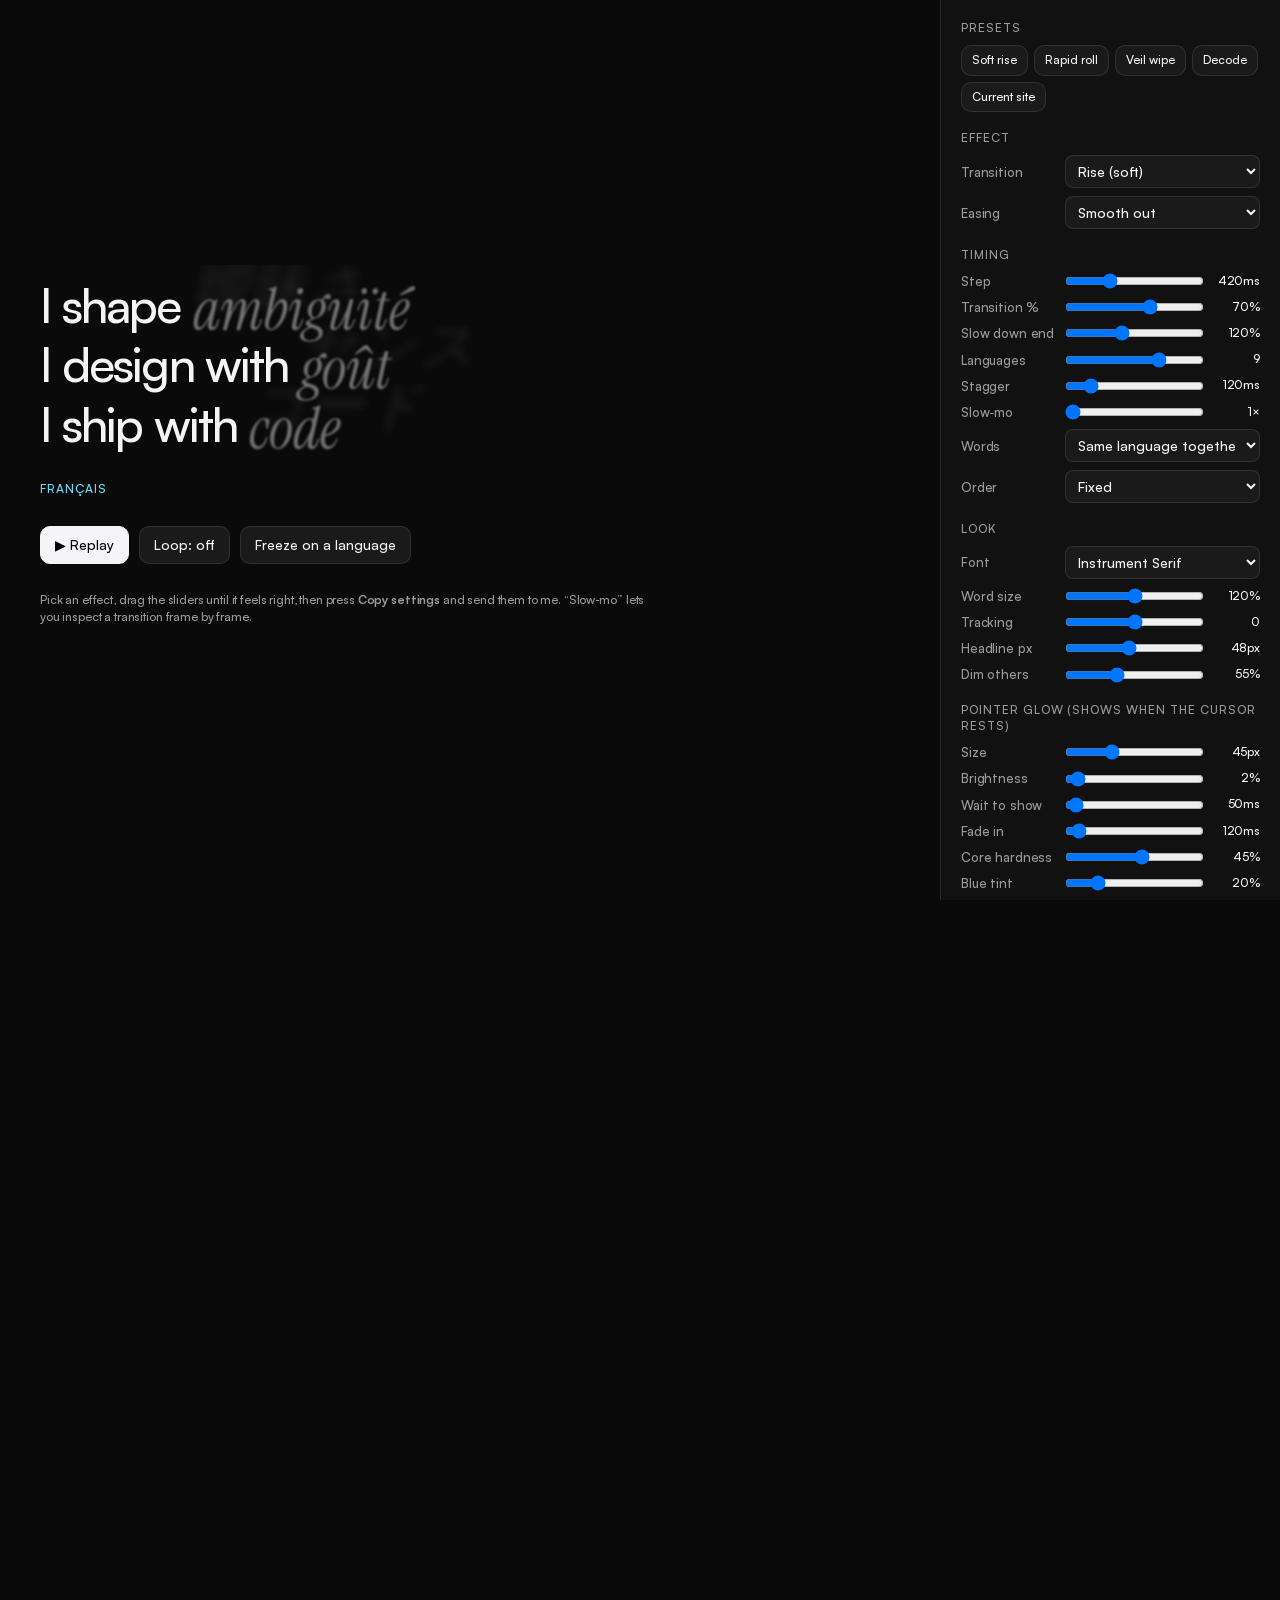
<file: qq-site/lab.html>
<!doctype html><html lang="en"><head><title>Headline Lab</title><meta charset="utf-8"><meta name="viewport" content="width=device-width,initial-scale=1">
<link rel="preconnect" href="https://fonts.googleapis.com"><link rel="preconnect" href="https://fonts.gstatic.com" crossorigin>
<link href="https://fonts.googleapis.com/css2?family=Instrument+Serif:ital@0;1&family=Playfair+Display:ital,wght@1,400;1,500&family=Cormorant+Garamond:ital,wght@1,400;1,500&family=Fraunces:ital,opsz,wght@1,9..144,300;1,9..144,400&family=DM+Serif+Display:ital@1&display=swap" rel="stylesheet">
<style>
@font-face{font-family:"Satoshi";src:url(fonts/satoshi-500.woff2) format("woff2");font-weight:400 600}
@font-face{font-family:"Satoshi";src:url(fonts/satoshi-700.woff2) format("woff2");font-weight:700}
:root{--bg:#0a0a0a;--card:#111;--text:#f5f5f8;--muted:#9a9a9a;--line:rgba(255,255,255,.1);--acc:#69e0ff}
*{box-sizing:border-box;margin:0;padding:0}
body{background:var(--bg);color:var(--text);font:500 14px/1.4 "Satoshi",system-ui,sans-serif;letter-spacing:-.01em;min-height:100vh}
.app{display:grid;grid-template-columns:minmax(0,1fr) 340px;min-height:100vh}
.stage{padding:48px 40px;display:flex;flex-direction:column;justify-content:center;gap:28px;min-width:0}
.hl{--fs:48px;font-size:var(--fs);line-height:1.2;letter-spacing:-.04em;font-weight:500}
.hl .ln{display:block;white-space:nowrap}
.slot{position:relative;display:inline-block;vertical-align:baseline}
.slot .sizer{visibility:hidden;white-space:nowrap}
.slot .clip{position:absolute;left:-.12em;right:-.12em;top:-.2em;bottom:-.2em;overflow:hidden;pointer-events:none}
.slot .w{position:absolute;left:.12em;top:.2em;white-space:nowrap;will-change:transform,opacity,filter}
.sf{font-family:var(--wf),"Songti SC","Noto Serif CJK SC","Hiragino Mincho ProN","Apple SD Gothic Neo",serif;font-style:italic;font-weight:400;letter-spacing:var(--wls,0);font-size:var(--ws,1.2em);line-height:1}
.slot .w.dim{color:var(--dimc,var(--text))}
.bar{display:flex;gap:10px;align-items:center;flex-wrap:wrap}
button{font:inherit;color:var(--text);background:#1a1a1a;border:1px solid var(--line);border-radius:10px;padding:8px 14px;cursor:pointer}
button:hover{border-color:rgba(255,255,255,.3)}button.pri{background:var(--text);color:#000;border-color:var(--text)}
.langtag{font-size:12px;letter-spacing:.08em;text-transform:uppercase;color:var(--acc);min-height:1.4em}
.note{color:var(--muted);font-size:12px;max-width:620px}
.panel{background:var(--card);border-left:1px solid var(--line);padding:20px;overflow:auto;max-height:100vh;position:sticky;top:0}
.panel h2{font-size:12px;letter-spacing:.08em;text-transform:uppercase;color:var(--muted);font-weight:500;margin:18px 0 8px}
.panel h2:first-child{margin-top:0}
.row{display:grid;grid-template-columns:96px 1fr 48px;gap:8px;align-items:center;margin:8px 0}
.row.s{grid-template-columns:96px 1fr}
.row label{color:var(--muted);font-size:13px}.row output{font-size:12px;color:var(--text);text-align:right}
select,input[type=range]{width:100%}select{background:#1a1a1a;color:var(--text);border:1px solid var(--line);border-radius:8px;padding:6px 8px;font:inherit}
.pre{display:flex;gap:6px;flex-wrap:wrap}.pre button{padding:6px 10px;font-size:12px}
textarea{width:100%;height:150px;background:#0a0a0a;color:#cfe;border:1px solid var(--line);border-radius:8px;padding:10px;font:12px/1.4 ui-monospace,Menlo,monospace;resize:vertical}
@media(max-width:900px){.app{grid-template-columns:1fr}.panel{position:static;max-height:none;border-left:0;border-top:1px solid var(--line)}.stage{padding:32px 20px}}
</style></head><body>
<div class="app">
<main class="stage">
  <div class="hl" id="hl">
    <span class="ln">I shape <span class="slot" data-k="0"></span></span>
    <span class="ln">I design with <span class="slot" data-k="1"></span></span>
    <span class="ln">I ship with <span class="slot" data-k="2"></span></span>
  </div>
  <div class="langtag" id="langtag">&nbsp;</div>
  <div class="bar"><button class="pri" id="play">▶ Replay</button><button id="loop">Loop: off</button><button id="freeze">Freeze on a language</button></div>
  <p class="note">Pick an effect, drag the sliders until it feels right, then press <b>Copy settings</b> and send them to me. “Slow‑mo” lets you inspect a transition frame by frame.</p>
</main>
<aside class="panel">
  <h2>Presets</h2>
  <div class="pre" id="presets"></div>
  <h2>Effect</h2>
  <div class="row s"><label>Transition</label><select id="effect"></select></div>
  <div class="row"><label>Easing</label><select id="ease" style="grid-column:2/4"></select></div>
  <h2>Timing</h2>
  <div class="row"><label>Step</label><input id="step" type="range" min="80" max="1200" step="10"><output></output></div>
  <div class="row"><label>Transition %</label><input id="dur" type="range" min="20" max="100" step="5"><output></output></div>
  <div class="row"><label>Slow down end</label><input id="decel" type="range" min="0" max="300" step="10"><output></output></div>
  <div class="row"><label>Languages</label><input id="count" type="range" min="2" max="12" step="1"><output></output></div>
  <div class="row"><label>Stagger</label><input id="stagger" type="range" min="0" max="800" step="20"><output></output></div>
  <div class="row"><label>Slow‑mo</label><input id="slow" type="range" min="1" max="8" step="0.5"><output></output></div>
  <div class="row s"><label>Words</label><select id="sync"><option value="together">Same language together</option><option value="independent">Each word on its own</option></select></div>
  <div class="row s"><label>Order</label><select id="order"><option value="fixed">Fixed</option><option value="random">Random</option></select></div>
  <h2>Look</h2>
  <div class="row s"><label>Font</label><select id="font"></select></div>
  <div class="row"><label>Word size</label><input id="size" type="range" min="90" max="150" step="2"><output></output></div>
  <div class="row"><label>Tracking</label><input id="ls" type="range" min="-8" max="8" step="1"><output></output></div>
  <div class="row"><label>Headline px</label><input id="fs" type="range" min="28" max="72" step="2"><output></output></div>
  <div class="row"><label>Dim others</label><input id="dimo" type="range" min="30" max="100" step="5"><output></output></div>
  <h2>Pointer glow (shows when the cursor rests)</h2>
  <div class="row"><label>Size</label><input id="g_size" type="range" min="10" max="120" step="1"><output></output></div>
  <div class="row"><label>Brightness</label><input id="g_intensity" type="range" min="0.5" max="40" step="0.5"><output></output></div>
  <div class="row"><label>Wait to show</label><input id="g_wait" type="range" min="30" max="800" step="10"><output></output></div>
  <div class="row"><label>Fade in</label><input id="g_fade" type="range" min="60" max="1200" step="10"><output></output></div>
  <div class="row"><label>Core hardness</label><input id="g_hard" type="range" min="0" max="80" step="5"><output></output></div>
  <div class="row"><label>Blue tint</label><input id="g_tint" type="range" min="0" max="100" step="5"><output></output></div>
  <p class="note" style="margin-top:6px">Move the mouse anywhere on this page to feel it.</p>
  <h2>Settings</h2>
  <textarea id="out" readonly></textarea>
  <div class="bar" style="margin-top:8px"><button id="copy">Copy settings</button></div>
</aside>
<script>
window.GLOW={size:45,intensity:2,wait:50,fade:120,hard:45,tint:20};
</script>
</div>
<script>
(function(){
/* index k is the same language in all three lists, so the three words can switch language together */
var LANGS=["中文","日本語","Français","한국어","Español","Italiano","Português","Türkçe","हिन्दी","Deutsch","Русский","ไทย"];
var DATA=[
 {en:"ambiguity",l:"模糊性|曖昧さ|ambiguïté|모호함|ambigüedad|ambiguità|ambiguidade|belirsizlik|अस्पष्टता|Mehrdeutigkeit|неоднозначность|ความคลุมเครือ".split("|")},
 {en:"taste",l:"品味|センス|goût|취향|gusto|gusto|gosto|zevk|रुचि|Geschmack|вкус|รสนิยม".split("|")},
 {en:"code",l:"代码|コード|code|코드|código|codice|código|kod|कोड|Code|код|โค้ด".split("|")}];
var EASES={"Smooth out":"cubic-bezier(.22,1,.36,1)","Ease in-out":"cubic-bezier(.65,0,.35,1)","Snappy":"cubic-bezier(.2,.9,.2,1)","Overshoot":"cubic-bezier(.34,1.56,.64,1)","Linear":"linear"};
var FONTS={"Instrument Serif":'"Instrument Serif",Georgia,serif',"Playfair Display":'"Playfair Display",Georgia,serif',"Cormorant Garamond":'"Cormorant Garamond",Georgia,serif',"Fraunces":'"Fraunces",Georgia,serif',"DM Serif Display":'"DM Serif Display",Georgia,serif',"System serif":'Georgia,"Times New Roman",serif'};
var FX={
 "Fade":{i:[{opacity:0},{opacity:1}],o:[{opacity:1},{opacity:0}]},
 "Slide up":{i:[{transform:"translateY(100%)",opacity:0},{transform:"none",opacity:1}],o:[{transform:"none",opacity:1},{transform:"translateY(-100%)",opacity:0}]},
 "Slide down":{i:[{transform:"translateY(-100%)",opacity:0},{transform:"none",opacity:1}],o:[{transform:"none",opacity:1},{transform:"translateY(100%)",opacity:0}]},
 "Rise (soft)":{i:[{transform:"translateY(.4em)",opacity:0,filter:"blur(6px)"},{transform:"none",opacity:1,filter:"blur(0)"}],o:[{transform:"none",opacity:1,filter:"blur(0)"},{transform:"translateY(-.4em)",opacity:0,filter:"blur(6px)"}]},
 "Blur morph":{i:[{opacity:0,filter:"blur(14px)"},{opacity:1,filter:"blur(0)"}],o:[{opacity:1,filter:"blur(0)"},{opacity:0,filter:"blur(14px)"}]},
 "Scale":{i:[{transform:"scale(.6)",opacity:0},{transform:"none",opacity:1}],o:[{transform:"none",opacity:1},{transform:"scale(1.3)",opacity:0}]},
 "Veil wipe":{i:[{clipPath:"inset(0 100% 0 0)"},{clipPath:"inset(0 0 0 0)"}],o:[{clipPath:"inset(0 0 0 0)"},{clipPath:"inset(0 0 0 100%)"}]},
 "Track":{i:[{letterSpacing:".4em",opacity:0},{letterSpacing:"0em",opacity:1}],o:[{letterSpacing:"0em",opacity:1},{letterSpacing:"-.08em",opacity:0}]},
 "Flip":{i:[{transform:"perspective(500px) rotateX(-90deg)",opacity:0},{transform:"perspective(500px) rotateX(0)",opacity:1}],o:[{transform:"perspective(500px) rotateX(0)",opacity:1},{transform:"perspective(500px) rotateX(90deg)",opacity:0}]},
 "Glitch":{i:[{opacity:0,transform:"translateX(-.1em)",clipPath:"inset(10% 0 60% 0)"},{opacity:1,transform:"translateX(.08em)",clipPath:"inset(55% 0 5% 0)",offset:.35},{opacity:1,transform:"translateX(-.04em)",clipPath:"inset(0 0 0 0)",offset:.7},{opacity:1,transform:"none",clipPath:"inset(0 0 0 0)"}],o:[{opacity:1},{opacity:0}]},
 "Scramble":{scramble:true}
};
var PRESETS={
 "Soft rise":{effect:"Rise (soft)",ease:"Smooth out",step:420,dur:70,decel:120,count:9,stagger:120,font:"Instrument Serif",size:120,ls:0,fs:48,dimo:55},
 "Rapid roll":{effect:"Slide up",ease:"Snappy",step:150,dur:80,decel:200,count:9,stagger:80,font:"Instrument Serif",size:120,ls:0,fs:48,dimo:100},
 "Veil wipe":{effect:"Veil wipe",ease:"Ease in-out",step:520,dur:65,decel:60,count:7,stagger:160,font:"Playfair Display",size:112,ls:0,fs:48,dimo:70},
 "Decode":{effect:"Scramble",ease:"Linear",step:480,dur:75,decel:100,count:6,stagger:100,font:"Fraunces",size:112,ls:0,fs:48,dimo:100},
 "Current site":{effect:"Fade",ease:"Linear",step:500,dur:32,decel:0,count:9,stagger:0,font:"Instrument Serif",size:120,ls:0,fs:48,dimo:100}
};
var $=function(id){return document.getElementById(id)};
var S=JSON.parse(JSON.stringify(PRESETS["Soft rise"])),slow=1,order="fixed",looping=false,timers=[],anims=[],raf=[];
S.slow=1;S.order="fixed";S.sync="together";
var hl=$("hl"),slots=[].slice.call(document.querySelectorAll(".slot"));
function fill(sel,obj){Object.keys(obj).forEach(function(k){var o=document.createElement("option");o.value=k;o.textContent=k;sel.appendChild(o)})}
fill($("effect"),FX);fill($("ease"),EASES);fill($("font"),FONTS);
Object.keys(PRESETS).forEach(function(n){var b=document.createElement("button");b.textContent=n;b.onclick=function(){Object.assign(S,PRESETS[n]);sync();layout();play()};$("presets").appendChild(b)});
var ctl=["step","dur","decel","count","stagger","slow","size","ls","fs","dimo"];
var fmt={step:"ms",dur:"%",decel:"%",count:"",stagger:"ms",slow:"×",size:"%",ls:"",fs:"px",dimo:"%"};
function sync(){
  ["effect","ease","font","order","sync"].forEach(function(k){$(k).value=S[k]});
  ctl.forEach(function(k){var e=$(k);e.value=S[k];e.parentNode.querySelector("output").textContent=S[k]+fmt[k]});
  hl.style.setProperty("--fs",S.fs+"px");hl.style.setProperty("--ws",(S.size/100*1)+"em");
  hl.style.setProperty("--wf",FONTS[S.font]);hl.style.setProperty("--wls",(S.ls/100)+"em");
  hl.style.setProperty("--dimc","rgba(245,245,248,"+(S.dimo/100)+")");
  var o={};Object.keys(S).forEach(function(k){o[k]=S[k]});o.glow=window.GLOW;$("out").value=JSON.stringify(o,null,2);
}
[].concat(ctl).forEach(function(k){$(k).addEventListener("input",function(){S[k]=parseFloat(this.value);sync();if(k==="size"||k==="fs"||k==="ls")layout()})});
["effect","ease","font","order","sync"].forEach(function(k){$(k).addEventListener("change",function(){S[k]=this.value;sync();layout();play()})});
/* slot geometry: sizer holds the widest word so nothing around the slot ever moves */
function layout(){
  slots.forEach(function(sl,i){
    sl.innerHTML="";
    var sz=document.createElement("span");sz.className="sizer sf";
    var cl=document.createElement("span");cl.className="clip";
    sl.appendChild(sz);sl.appendChild(cl);
    var words=[DATA[i].en].concat(DATA[i].l),best=DATA[i].en,w=0;
    words.forEach(function(t){sz.textContent=t;var x=sz.getBoundingClientRect().width;if(x>w){w=x;best=t}});
    sz.textContent=best;sl._clip=cl;
    var d=document.createElement("span");d.className="w sf";d.textContent=DATA[i].en;cl.appendChild(d);sl._cur=d;
  });
}
function clear(){timers.forEach(clearTimeout);timers=[];raf.forEach(cancelAnimationFrame);raf=[];anims.forEach(function(a){try{a.cancel()}catch(e){}});anims=[]}
var shared=[];
function langOrder(n){
  var idx=[];for(var k=0;k<DATA[0].l.length;k++)idx.push(k);
  if(S.order==="random"){for(var j=idx.length-1;j>0;j--){var r=Math.floor(Math.random()*(j+1));var t=idx[j];idx[j]=idx[r];idx[r]=t}}
  return idx.slice(0,n);
}
function pick(i){
  if(S.sync==="together")return shared.map(function(k){return DATA[i].l[k]});
  var l=DATA[i].l.slice(),n=S.count;
  if(S.order==="random"){for(var j=l.length-1;j>0;j--){var k=Math.floor(Math.random()*(j+1));var t=l[j];l[j]=l[k];l[k]=t}}
  else{var off=i*3;l=l.slice(off%l.length).concat(l.slice(0,off%l.length))}
  return l.slice(0,n);
}
var GL="abcdefghijklmnopqrstuvwxyz模糊曖昧味品코드код";
function scramble(el,text,ms,fin){
  var t0=performance.now();
  (function f(now){var p=Math.min(1,(now-t0)/ms),out="";
    for(var i=0;i<text.length;i++)out+=(i<text.length*p)?text[i]:GL[Math.floor(Math.random()*GL.length)];
    el.textContent=out;if(p<1)raf.push(requestAnimationFrame(f));else el.textContent=text})(t0);
}
function swap(sl,text,final,gap){
  var fx=FX[S.effect],dur=Math.max(60,gap*S.dur/100)*S.slow,ease=EASES[S.ease];
  var old=sl._cur,w=document.createElement("span");w.className="w sf"+(final?"":" dim");w.textContent=text;
  sl._clip.appendChild(w);sl._cur=w;
  if(fx.scramble){
    w.textContent="";scramble(w,text,dur,final);
    if(old){var a=old.animate([{opacity:1},{opacity:0}],{duration:dur*.35,fill:"forwards"});anims.push(a);a.onfinish=function(){old.remove()}}
  }else{
    var a1=w.animate(fx.i,{duration:dur,easing:ease,fill:"both"});anims.push(a1);
    if(old){var a2=old.animate(fx.o,{duration:dur,easing:ease,fill:"forwards"});anims.push(a2);a2.onfinish=function(){old.remove()}}
  }
}
function play(){
  clear();layout();
  var together=S.sync==="together",stg=together?0:S.stagger,tag=$("langtag");
  shared=together?langOrder(S.count):[];tag.innerHTML="&nbsp;";
  slots.forEach(function(sl,i){
    var seq=pick(i),t=420*S.slow+i*stg*S.slow,n=seq.length;
    seq.forEach(function(wd,k){
      var gap=S.step*(1+S.decel/100*3*Math.pow(k/Math.max(1,n),2))*S.slow;
      timers.push(setTimeout(function(){swap(sl,wd,false,gap);if(together&&i===0)tag.textContent=LANGS[shared[k]]},t));t+=gap;
    });
    timers.push(setTimeout(function(){swap(sl,DATA[i].en,true,S.step*1.4*S.slow);if(together&&i===0)tag.textContent="English"},t));
  });
  var total=420*S.slow+(slots.length-1)*stg*S.slow+S.step*(S.count+S.decel/100*S.count)*S.slow+S.step*3*S.slow;
  if(looping)timers.push(setTimeout(play,total+1200));
}
$("play").onclick=play;
$("loop").onclick=function(){looping=!looping;this.textContent="Loop: "+(looping?"on":"off");if(looping)play()};
$("freeze").onclick=function(){clear();layout();var i=0;var langs=[1,2,3];slots.forEach(function(sl,i){sl._cur.textContent=DATA[i].l[0];sl._cur.classList.add("dim")})};
$("copy").onclick=function(){var t=$("out").value;(navigator.clipboard?navigator.clipboard.writeText(t):Promise.reject()).then(function(){$("copy").textContent="Copied ✓"},function(){$("out").select();document.execCommand("copy");$("copy").textContent="Copied ✓"});setTimeout(function(){$("copy").textContent="Copy settings"},1500)};
sync();
(document.fonts&&document.fonts.ready?document.fonts.ready:Promise.resolve()).then(function(){layout();play()});
window.__lab={S:S,play:play,sync:sync,layout:layout,FX:FX};
})();
</script><script>
/* glow engine: identical to the home page, driven by the sliders in the panel */
(function(){
  if(!matchMedia('(hover:hover) and (pointer:fine)').matches||matchMedia('(prefers-reduced-motion:reduce)').matches)return;
  var c=document.createElement('canvas');c.className='glow';c.setAttribute('aria-hidden','true');document.body.appendChild(c);
  var x=c.getContext('2d'),W=0,H=0,dpr=1,raf=0,px=-999,py=-999,vis=0,target=0,timer=0,prev=0;
  function fit(){dpr=Math.min(2,window.devicePixelRatio||1);W=innerWidth;H=innerHeight;c.width=W*dpr;c.height=H*dpr;paint()}
  function paint(){
    var G=window.GLOW;x.setTransform(dpr,0,0,dpr,0,0);x.clearRect(0,0,W,H);if(vis<=.002)return;
    var tr=Math.round(255-(255-105)*G.tint/100),tg=Math.round(255-(255-224)*G.tint/100),al=(G.intensity/100)*vis,hard=G.hard/100,r=G.size;
    var g=x.createRadialGradient(px,py,0,px,py,r);
    g.addColorStop(0,'rgba('+tr+','+tg+',255,'+al.toFixed(4)+')');
    if(hard>0)g.addColorStop(hard,'rgba('+tr+','+tg+',255,'+(al*.8).toFixed(4)+')');
    g.addColorStop(1,'rgba('+tr+','+tg+',255,0)');
    x.fillStyle=g;x.fillRect(px-r,py-r,r*2,r*2);
  }
  function tick(now){
    raf=0;var dt=Math.min(.05,(now-prev)/1000);prev=now;var G=window.GLOW;
    /* appears gently, leaves quickly */
    if(target>vis)vis=Math.min(target,vis+dt*1000/Math.max(60,G.fade));else vis=Math.max(target,vis-dt*1000/110);
    paint();
    if(vis!==target)raf=requestAnimationFrame(tick);
  }
  function kick(){if(!raf){prev=performance.now();raf=requestAnimationFrame(tick)}}
  function move(e){
    px=e.clientX;py=e.clientY;target=0;kick();clearTimeout(timer);
    timer=setTimeout(function(){target=1;kick()},window.GLOW.wait);
  }
  addEventListener('pointermove',move,{passive:true});
  document.addEventListener('mouseleave',function(){clearTimeout(timer);target=0;kick()});
  addEventListener('resize',fit);fit();
})();

(function(){
  var fmt={size:"px",intensity:"%",wait:"ms",fade:"ms",hard:"%",tint:"%"};
  Object.keys(fmt).forEach(function(k){
    var el=document.getElementById("g_"+k);if(!el)return;
    function show(){el.value=window.GLOW[k];el.parentNode.querySelector("output").textContent=window.GLOW[k]+fmt[k]}
    el.addEventListener("input",function(){window.GLOW[k]=parseFloat(el.value);show();if(window.__lab)window.__lab.sync()});show();
  });
  if(window.__lab)window.__lab.sync();
})();
</script>
</body></html>
</file>
<file: qq-site/style.css>
@property --m1{syntax:"<percentage>";inherits:false;initial-value:38%}
@property --m2{syntax:"<percentage>";inherits:false;initial-value:78%}
@font-face{font-family:"Satoshi";src:url(fonts/satoshi-500.woff2) format("woff2");font-weight:400 600;font-display:swap}
@font-face{font-family:"Satoshi";src:url(fonts/satoshi-700.woff2) format("woff2");font-weight:700;font-display:swap}
:root{--bg:#0a0a0a;--card:#0d0d0d;--text:#f5f5f8;--muted:#ababab;--dim:#999;--line:rgba(255,255,255,.1);
--sans:"Satoshi",system-ui,-apple-system,sans-serif;--serif:"Instrument Serif",Georgia,serif}
*{box-sizing:border-box;margin:0;padding:0}
html{background:var(--bg);-webkit-font-smoothing:antialiased}
body{background:var(--bg);color:var(--text);font-family:var(--sans);font-weight:500;font-size:16px;line-height:1.5;letter-spacing:-.02em;min-height:100vh}
a{color:inherit;text-decoration:none}
img,video{display:block;max-width:100%}
.serif{font-family:var(--serif);font-style:italic;font-weight:400;letter-spacing:normal}

/* ---------- home ---------- */
.wrap{max-width:1200px;margin:0 auto;padding:64px 0 0}
.hero{display:grid;grid-template-columns:707fr 341fr;gap:24px;align-items:start}
.card{background:var(--card);border-radius:48px;border:1px solid rgba(255,255,255,.07);position:relative;overflow:hidden}
.intro{padding:48px;height:357px}
.top{display:flex;align-items:center;justify-content:space-between;height:40px}
.who{display:flex;align-items:center;gap:8px}
.who img{width:38px;height:auto}
.who b{display:block;font-weight:500;font-size:17px;line-height:18.7px;letter-spacing:-.02em}
.who span{display:block;font-size:14px;line-height:15.4px;color:var(--muted);letter-spacing:-.02em;margin-top:2px}
.btns{display:flex;gap:12px}
.btn{height:36px;min-width:36px;border-radius:12px;border:0;display:flex;align-items:center;justify-content:center;font-size:14px;padding:0;
box-shadow:0 4px 10px -2px rgba(0,0,0,.1),0 2px 2px -1px rgba(0,0,0,.1),0 0 0 1px rgba(255,255,255,.1);transition:box-shadow .35s cubic-bezier(.3,.7,.3,1)}
.btn.txt{padding:0 12px;width:103px;border-radius:10px;background:rgba(13,13,13,.5);-webkit-backdrop-filter:blur(10px);backdrop-filter:blur(10px)}
.btn:hover{box-shadow:0 4px 10px -2px rgba(0,0,0,.05),0 2px 2px -1px rgba(0,0,0,.1),0 0 0 4px rgba(255,255,255,.1)}
.btn svg{width:20px;height:20px;fill:var(--text)}
h1{font-weight:500;font-size:42px;line-height:46.2px;letter-spacing:-.04em;margin-top:33px}
h1 .serif{font-size:42px}
.sub{color:var(--muted);margin-top:23px;line-height:24px}
.me{height:329px;display:flex;align-items:center;justify-content:center;background:linear-gradient(155deg,#242424 0%,#141414 35%,#0b0b0b 70%)}
.me img{width:187px;position:relative;z-index:2}
.star{position:absolute;height:1px;width:140px;background:linear-gradient(90deg,transparent,#fff);transform:rotate(25deg);transform-origin:right center;opacity:0;animation:shoot 6s linear infinite;z-index:1}
.star:after{content:"";position:absolute;right:0;top:-1px;width:3px;height:3px;border-radius:50%;background:#fff;box-shadow:0 0 6px 2px rgba(255,255,255,.6)}
.s1{left:8%;top:12%;animation-delay:.5s}.s2{left:30%;top:2%;animation-delay:3s;width:90px}.s3{left:2%;top:46%;animation-delay:4.6s;width:110px}
@keyframes shoot{0%{opacity:0;transform:translate(-40px,-18px) rotate(25deg)}8%{opacity:.9}30%{opacity:0;transform:translate(120px,56px) rotate(25deg)}100%{opacity:0}}

.work{display:grid;grid-template-columns:289px 1fr;margin-top:32px}
.work .col{padding:24px 24px}
.work .col:first-child{padding-left:48px}
.work .lbl{color:var(--muted);line-height:24px;margin-bottom:16px}
.logos{display:flex;gap:24px;flex-wrap:wrap}
.logos a{height:36px;border-radius:12px;display:block;border:1px solid var(--line);overflow:visible;transition:box-shadow .35s cubic-bezier(.3,.7,.3,1)}
.logos a:hover{box-shadow:0 4px 10px -2px rgba(0,0,0,.25),0 2px 2px -1px rgba(0,0,0,.25),0 0 0 2px rgba(255,255,255,.1)}
.logos img{height:100%;width:auto;border-radius:11px}

.proj{display:block;margin-top:32px;border-radius:48px;overflow:hidden;position:relative;aspect-ratio:1072/806;background:#000}
.proj+.proj{margin-top:24px}
.proj{background:var(--card)}
.imgw{position:absolute;left:0;top:0;width:100%;height:104.4%;-webkit-mask-image:linear-gradient(#000 var(--m1),rgba(0,0,0,0) var(--m2));mask-image:linear-gradient(#000 var(--m1),rgba(0,0,0,0) var(--m2));transition:transform .6s cubic-bezier(.3,.7,.3,1),--m1 .6s cubic-bezier(.3,.7,.3,1),--m2 .6s cubic-bezier(.3,.7,.3,1);will-change:transform}
.imgw img{width:100%;height:100%;object-fit:cover}
.proj:hover .imgw{transform:scale(1.07);--m1:38%;--m2:82%}
.proj .cap{position:absolute;left:32px;right:32px;bottom:32px}
.title{display:flex;align-items:center;gap:12px;font-size:24px;line-height:26.4px;margin-bottom:9px}
.title .serif{font-size:24px;letter-spacing:.05em}
.title .sl{letter-spacing:-.04em}
.title .nm{letter-spacing:-.04em}
.arrow{width:28px;height:28px;display:flex;align-items:center;justify-content:center;opacity:0;transition:opacity .35s ease}
.arrow svg{width:20px;height:20px;fill:none;stroke:#fff;stroke-width:2;stroke-linecap:round;stroke-linejoin:round}
.proj:hover .arrow{opacity:1}
.desc{color:var(--muted);line-height:24px}

footer.stamp{text-align:center;padding:64px 0 44px;font-size:12px;line-height:16.8px;color:var(--muted);letter-spacing:-.02em}
footer.stamp .serif{font-size:12px;line-height:18px;display:block}
footer.stamp span{display:block}

/* ---------- detail pages ---------- */
.back{position:fixed;z-index:50;left:max(24px,calc(50% - 576px));top:61px;display:flex;align-items:center;gap:4px;font-size:16px;line-height:28px}
.back{gap:0;transition:opacity .3s ease}
.back svg{flex:none;order:1;width:0;height:1.43em;margin-left:0;fill:none;stroke:var(--text);stroke-width:2;stroke-linecap:round;stroke-linejoin:round;opacity:0;overflow:hidden;transition:width .3s ease,margin-left .3s ease,opacity .3s ease}
.back span{color:rgba(245,245,248,.5);transition:color .3s ease}
.back.ov:not(:hover){opacity:0}
.back:hover svg{width:1.43em;margin-left:.5em;opacity:1}
.back:hover span{color:var(--text)}
.d{position:relative;max-width:1200px;margin:0 auto;padding:0 24px}
.d-hero{padding-top:138px}
.d-hero img{width:100%;max-width:1016px;margin:0 auto}
.d-title{margin-top:63px;font-size:48px;line-height:50.4px;letter-spacing:-.04em;display:flex;gap:12px;align-items:baseline;flex-wrap:wrap}
.d-title .serif{font-size:47px;line-height:49px;letter-spacing:.02em}
.lead{margin-top:48px;font-size:24px;line-height:36px;color:var(--muted)}
.hl{font-family:var(--serif);font-style:italic;font-weight:400;color:var(--text);letter-spacing:normal}
.lead b,.p b{font-weight:700}
.lead b.w,.p b.w{color:var(--text)}
.meta{display:flex;gap:90px;margin-top:40px;line-height:28px}
.meta>div{display:flex;gap:16px}
.meta .k{color:var(--dim)}
.meta .v{color:var(--text)}
.sec{display:grid;grid-template-columns:96px 1fr;gap:0;margin-top:96px}
.sec .k{color:var(--dim);line-height:28px}
.sec h2{font-weight:500;font-size:32px;line-height:40px;letter-spacing:-.04em}
.sec h2 b{font-weight:700}
.p{font-size:24px;line-height:36px;color:var(--muted);margin-top:24px}
.p+.p{margin-top:24px}
.media{margin-top:96px}
.media video,.media img{width:100%;height:auto;border-radius:0}
.feat{display:grid;grid-template-columns:1fr 1fr;gap:48px;align-items:center;margin-top:96px}
.feat.rev .t{order:2}
.feat .t{max-width:430px}
.feat .t .serif{font-size:32px;line-height:40px;display:block;color:var(--text)}
.feat .t h3{font-weight:500;font-size:32px;line-height:40px;letter-spacing:-.04em}
.feat .t .p{margin-top:24px}
.feat video,.feat img{width:100%;height:auto}
.stack{position:relative;width:min(500px,100%);margin-top:48px;min-width:0}
.stack ul{position:relative;display:block;width:100%;height:0;padding:0 0 56.2% 0;margin:0;list-style:none}
.stack li{position:absolute;top:0;right:0;bottom:0;left:0;height:100%;border-radius:14px;overflow:hidden;transform-origin:50% 0;
transform:translateY(calc(var(--k,0)*-5%)) scale(calc(1 - var(--k,0)*.06));
transition:transform .45s cubic-bezier(.3,.7,.3,1);box-shadow:0 8px 24px rgba(0,0,0,.45);touch-action:pan-y;user-select:none;-webkit-user-select:none}
.stack li.top{cursor:grab}
.stack li.top.grab{cursor:grabbing;box-shadow:0 14px 34px rgba(0,0,0,.6)}
.stack li img{display:block;width:100%;height:100%;object-fit:cover;pointer-events:none}
.pair{display:grid;grid-template-columns:500px 1fr;gap:48px;align-items:center;margin-top:96px}
.fade{position:relative;aspect-ratio:800/548;max-width:800px;margin:96px auto 0}
.fade img{position:absolute;inset:0;width:100%;height:100%}
.fade img+img{opacity:1;transition:opacity .4s cubic-bezier(.4,0,.2,1)}
.fade:hover img+img,.fade.on img+img{opacity:0}
.phone{max-width:221px;margin:0 auto}
.phone video{width:100%;border-radius:0}
.bar{margin:160px auto 64px;max-width:1200px;min-height:135px;padding:24px 48px;display:flex;align-items:center;justify-content:space-between;gap:24px;background:var(--card);border:1px solid rgba(255,255,255,.07);border-radius:48px}
.bar .bl{display:flex;align-items:center;gap:32px;flex-wrap:wrap}
.bar .who img{width:38px}
.bar .btn.txt{width:auto}
.bar .nx{height:36px;padding:0 .9em 0 1.07em;gap:.5em;border-radius:12px;display:flex;align-items:center;font-size:14px;box-shadow:0 4px 10px -2px rgba(0,0,0,.1),0 2px 2px -1px rgba(0,0,0,.1),0 0 0 1px rgba(255,255,255,.1);transition:box-shadow .35s cubic-bezier(.3,.7,.3,1)}
.bar .nx:hover{box-shadow:0 4px 10px -2px rgba(0,0,0,.05),0 2px 2px -1px rgba(0,0,0,.1),0 0 0 4px rgba(255,255,255,.1)}

.d-foot{text-align:center;color:var(--muted);font-size:12px;padding:32px 0 48px}

/* reveal */
.rv{opacity:0;transform:translateY(24px);transition:opacity .8s ease,transform .8s cubic-bezier(.2,.7,.2,1)}
.rv.in{opacity:1;transform:none}
@media (prefers-reduced-motion:reduce){.rv{opacity:1;transform:none;transition:none}.star{display:none}}

/* ---------- responsive ---------- */
@media (max-width:1140px){
.wrap{padding:64px 36px 0}
.hero{grid-template-columns:1fr}
.intro{height:auto}
.me{height:auto;aspect-ratio:1/1;max-height:520px}
.me img{width:min(36%,260px)}
.work{grid-template-columns:1fr}
.work .col:first-child{padding-left:48px}
.proj .cap{left:24px;bottom:24px}
}
@media (max-width:720px){
.wrap{padding:48px 16px 0}
.card,.proj{border-radius:36px}
.intro{padding:32px 24px}
.top{flex-wrap:wrap;height:auto;gap:16px}
h1{font-size:32px;line-height:36px;margin-top:32px}h1 .serif{font-size:32px}
.work .col,.work .col:first-child{padding:24px}
.logos{gap:12px}
.d-title{font-size:32px;line-height:36px}.d-title .serif{font-size:32px;line-height:36px}
.lead,.p{font-size:18px;line-height:28px}
.sec{grid-template-columns:1fr;gap:12px;margin-top:64px}
.sec h2,.feat .t h3,.feat .t .serif{font-size:24px;line-height:30px}
.meta{flex-direction:column;gap:8px}
.feat,.pair{grid-template-columns:1fr;gap:24px;margin-top:64px}
.feat.rev .t{order:0}
.media{margin-top:64px}
.bar{flex-wrap:wrap}
.back{left:24px}
}

/* radii */
.d-hero img{border-radius:20px}
.media video,.media img{border-radius:20px}
.feat video{border-radius:20px}
.feat video.r30,.phone video,.media img.r30{border-radius:30px}
.d-hero img.r50{border-radius:50px}

/* ================= cover ================= */
:root{--xc:#69e0ff;--xm:#f067d4;--xb:#6f7bff}
.cover{position:relative;min-height:100svh;padding:40px 40px 72px;display:grid;grid-template-columns:minmax(0,1fr) minmax(300px,min(38vw,540px));gap:40px;align-items:stretch;overflow:hidden;
background:radial-gradient(900px 600px at 82% 55%,rgba(105,224,255,.07),transparent 70%),var(--bg)}
.c-left{display:flex;flex-direction:column;min-width:0}
.name{font-family:var(--sans);font-weight:500;font-style:normal;grid-column:1/-1;font-size:clamp(22px,4.2vw,56px);line-height:1.18;letter-spacing:-.04em;color:var(--text);user-select:none;cursor:pointer}
.name .ln{display:block;white-space:nowrap}
.name .ch.fl{font-family:var(--serif);font-style:italic;font-weight:400;letter-spacing:.02em;font-size:1.26em;line-height:1}
.name .ch{opacity:0}.name .ch.on{opacity:1}.name .ch.dim{opacity:.35}
.caret{display:inline-block;width:.5em;height:.07em;margin-left:.06em;background:var(--xc);vertical-align:0;box-shadow:0 0 .14em var(--xc);animation:blink .9s steps(1) infinite}
@keyframes blink{50%{opacity:0}}
.tag{margin-top:0;color:var(--muted);font-size:14px;letter-spacing:.02em}
.cv{margin-top:auto;padding-top:24px;display:grid;grid-template-columns:150px 1fr;row-gap:22px;align-items:start}
.cv-k{font-size:13px;line-height:1;letter-spacing:.06em;text-transform:uppercase;color:var(--muted);padding-top:12px}
.cv-v{display:flex;flex-direction:column;align-items:flex-start}
.row{display:inline-flex;align-items:center;gap:12px;color:var(--text)}
.mg{font-family:var(--serif);font-style:italic;font-weight:400;font-size:clamp(28px,3.4vw,46px);line-height:1.2;letter-spacing:-.085em;word-spacing:.32em;text-transform:uppercase;transition:letter-spacing .5s cubic-bezier(.3,.7,.3,1),color .3s}
.row:hover .mg{letter-spacing:-.005em;color:#fff}
.row:hover .arrow{opacity:1}
.c-right{display:flex;flex-direction:column;justify-content:center;gap:18px;min-width:0}
.scan{position:relative;width:100%;container-type:inline-size;aspect-ratio:1/.95;touch-action:pan-y;user-select:none}
.scan:before{content:"";position:absolute;inset:-2cqw;border:1px solid rgba(255,255,255,.12);border-radius:7cqw}
.scan .layer{position:absolute;inset:0}
.it{position:absolute;border-radius:3.4cqw;border:1px solid rgba(255,255,255,.2);background:rgba(255,255,255,.03)}
.base .it>*{visibility:hidden}
.lb{position:absolute;left:12px;bottom:-1.2em;font:500 10px/1 var(--sans);letter-spacing:.08em;text-transform:uppercase;color:var(--xc);white-space:nowrap}
.xr{pointer-events:auto;will-change:clip-path;mix-blend-mode:normal}
.xr .it{border-color:rgba(105,224,255,.85);background:linear-gradient(155deg,rgba(105,224,255,.16),rgba(240,103,212,.12));box-shadow:0 0 22px rgba(105,224,255,.25),inset 0 0 18px rgba(111,123,255,.25)}
.xr .lb{bottom:auto;top:-1.3em}
.phone .orb{position:absolute;left:50%;top:26%;width:62%;aspect-ratio:1;transform:translateX(-50%);border-radius:50%;background:radial-gradient(circle at 35% 30%,#fff,var(--xc) 40%,var(--xm) 85%);box-shadow:0 0 24px rgba(240,103,212,.5);animation:orb 2.4s ease-in-out infinite}
@keyframes orb{50%{transform:translateX(-50%) scale(1.12)}}
.phone .dots{position:absolute;left:10%;right:10%;bottom:8%;display:flex;justify-content:space-between}
.phone .dots b{width:5cqw;height:5cqw;border-radius:50%;border:1px solid var(--xc);background:rgba(105,224,255,.2)}
.win .b3{position:absolute;left:3cqw;top:2.5cqw;display:flex;gap:6px}
.win .b3 i{width:7px;height:7px;border-radius:50%;background:var(--xm)}
.win .tiles{position:absolute;inset:7cqw 3cqw 3cqw;display:grid;grid-template-columns:1fr 1fr;gap:2cqw}
.win .tiles b{border-radius:1.4cqw;border:1px solid rgba(105,224,255,.6);background:rgba(105,224,255,.1);transition:background .25s,box-shadow .25s}
.win .tiles b:hover{background:rgba(240,103,212,.55);box-shadow:0 0 16px rgba(240,103,212,.7)}
.ctl{display:flex;align-items:center;gap:4cqw;padding:0 4cqw}
.tg{position:relative;width:11cqw;height:6.4cqw;flex:none;cursor:pointer}
.tg input{position:absolute;opacity:0;inset:0;width:100%;height:100%;cursor:pointer;margin:0}
.tg s{position:absolute;inset:0;border-radius:99px;border:1px solid var(--xc);background:rgba(105,224,255,.12);transition:background .25s}
.tg s:after{content:"";position:absolute;left:.7cqw;top:.7cqw;width:4.6cqw;height:4.6cqw;border-radius:50%;background:var(--xc);transition:transform .25s}
.tg input:checked+s{background:rgba(240,103,212,.45);border-color:var(--xm)}
.tg input:checked+s:after{transform:translateX(4.6cqw);background:#fff}
.rg{-webkit-appearance:none;appearance:none;flex:1;height:3px;border-radius:9px;background:linear-gradient(90deg,var(--xc),var(--xm));outline:0;cursor:pointer}
.rg::-webkit-slider-thumb{-webkit-appearance:none;width:16px;height:16px;border-radius:50%;background:#fff;box-shadow:0 0 12px var(--xc)}
.rg::-moz-range-thumb{width:16px;height:16px;border:0;border-radius:50%;background:#fff;box-shadow:0 0 12px var(--xc)}
.play{display:flex;align-items:center;gap:3cqw;padding:0 3cqw}
.pb{flex:none;width:9cqw;height:9cqw;border-radius:50%;border:1px solid var(--xc);background:rgba(105,224,255,.18);color:#fff;font-size:11px;cursor:pointer;transition:box-shadow .25s,background .25s}
.pb:hover{box-shadow:0 0 16px var(--xc);background:rgba(105,224,255,.35)}
.wv{flex:1;display:flex;align-items:center;justify-content:space-between;height:60%}
.wv i{width:3px;border-radius:3px;background:linear-gradient(var(--xc),var(--xm));height:30%}
.wv i:nth-child(3n){height:70%}.wv i:nth-child(4n+1){height:48%}.wv i:nth-child(5n){height:90%}
.play.on .wv i{animation:wv .7s ease-in-out infinite alternate}
.wv i:nth-child(2n){animation-delay:-.2s!important}.wv i:nth-child(3n){animation-delay:-.45s!important}
@keyframes wv{to{transform:scaleY(.35)}}
.cur{border-style:dashed}
.cur svg{position:absolute;left:34%;top:30%;color:#fff;filter:drop-shadow(0 0 6px var(--xc));animation:tap 2.6s ease-in-out infinite}
.rip{position:absolute;left:34%;top:30%;width:34px;height:34px;margin:-6px 0 0 -6px;border-radius:50%;border:1.5px solid var(--xm);opacity:0;animation:rip 2.6s ease-out infinite}
@keyframes tap{0%,60%,100%{transform:translate(0,0)}70%{transform:translate(2px,3px) scale(.9)}}
@keyframes rip{0%,66%{opacity:0;transform:scale(.3)}70%{opacity:.9}100%{opacity:0;transform:scale(1.6)}}
.beam{position:absolute;top:-3cqw;bottom:-3cqw;left:0;width:150px;pointer-events:none;
background:linear-gradient(90deg,rgba(105,224,255,0),rgba(105,224,255,.12) 18%,rgba(255,255,255,.2) 50%,rgba(240,103,212,.12) 82%,rgba(240,103,212,0)),repeating-linear-gradient(0deg,rgba(255,255,255,.05) 0 1px,transparent 1px 4px);
border-left:1px solid rgba(105,224,255,.55);border-right:1px solid rgba(240,103,212,.55);backdrop-filter:brightness(1.35) contrast(1.1) saturate(1.3);-webkit-backdrop-filter:brightness(1.35) contrast(1.1) saturate(1.3);
box-shadow:0 0 40px rgba(105,224,255,.18),0 0 40px rgba(240,103,212,.12)}
.beam span{position:absolute;top:8px;left:50%;transform:translateX(-50%);font:700 10px/1 var(--sans);letter-spacing:.2em;color:#fff;opacity:.8}
.cap2{font-size:13px;color:var(--muted);letter-spacing:.01em}
@media (max-width:900px){
.cover{grid-template-columns:1fr;padding:28px 20px 64px;gap:36px}
.name{font-size:clamp(20px,4.6vw,32px)}
.cv{grid-template-columns:110px 1fr;padding-top:32px}
.scan{max-width:520px;margin:0 auto}
}
@media (prefers-reduced-motion:reduce){.caret,.orb,.cur svg,.rip{animation:none}}

button,input{font-family:inherit}

/* cover aligned to the content grid below (.wrap: 1072 wide, 707/341 columns, 24 gap) */
.cover{--gx:max(36px,calc((100% - 1200px)/2));padding:64px var(--gx) 72px;grid-template-columns:707fr 341fr;gap:24px}
.name{margin-left:-.04em}
@media (max-width:1140px){
.cover{--gx:36px;grid-template-columns:1fr;gap:36px}
.scan{max-width:520px;margin:0}
}
@media (max-width:720px){
.cover{--gx:16px;padding-top:48px}
.cv{grid-template-columns:110px 1fr}
}

.nx .dn{width:1.43em;height:1.43em;flex:none;fill:none;stroke:currentColor;stroke-width:2;stroke-linecap:round;stroke-linejoin:round}
@media (max-width:720px){.bar{border-radius:36px;padding:24px;min-height:0}.bar .bl{gap:16px}}

/* project-card hover arrow: larger, optically centred on the title baseline */
.title .arrow{width:32px;height:32px;margin-top:5px}
.title .arrow svg{width:28px;height:28px}

/* project-page reveal (matches original: info fades up on load, sections slide in from the right once) */
.info{opacity:.001;transform:translateY(40px);transition:opacity .5s cubic-bezier(.2,.7,.2,1) .1s,transform .55s cubic-bezier(.2,.7,.2,1) .1s}
.info.in{opacity:1;transform:none}
.sx{opacity:0;transform:translateX(150px);transition:opacity .42s cubic-bezier(.45,0,.3,1),transform .42s cubic-bezier(.45,0,.3,1)}
.sx.in{opacity:1;transform:none}
.flow{display:flow-root}
html,body{overflow-x:clip}
@media (prefers-reduced-motion:reduce){.info,.sx{opacity:1;transform:none;transition:none}}
.stack li{filter:brightness(calc(1 - var(--k,0)*.15));transition:transform .45s cubic-bezier(.3,.7,.3,1),filter .45s cubic-bezier(.3,.7,.3,1)}

.pair>*{min-width:0}

/* custom cursor on the Doubao swap image: native cursor hidden, pill follows the mouse (matches original) */
@media (hover:hover){.fade{cursor:none}}
.cur-pill{position:fixed;top:0;left:0;z-index:60;pointer-events:none;padding:9px 13px;border-radius:16px;background:rgba(13,13,13,.5);-webkit-backdrop-filter:blur(10px);backdrop-filter:blur(10px);
box-shadow:0 0 0 1px rgba(255,255,255,.4),0 0 20px 1px rgba(255,255,255,.2);
color:var(--text);font-size:14px;line-height:18px;font-weight:500;letter-spacing:-.02em;white-space:nowrap;opacity:0;transform:translate(-100px,-100px);transition:opacity .2s ease}
.cur-pill.show{opacity:1}

/* Doubao feature rows: video + text sit together as one centred group (original layout) */
.dfeat{display:flex;justify-content:center;align-items:center;gap:80px}
.dfeat .phone{flex:none;width:221px;max-width:221px;margin:0}
.dfeat>.p{flex:0 1 539px;margin:0}
.dfeat.rev{gap:64px}
.dfeat.rev>.p{flex-basis:435px;order:0}
.dfeat.rev .phone{order:2}
@media (max-width:720px){.dfeat,.dfeat.rev{flex-direction:column;gap:24px}.dfeat.rev>.p,.dfeat>.p{flex-basis:auto}.dfeat.rev .phone{order:0}}
.dfeat .phone video{width:221px;height:414px;object-fit:cover}

/* home: top bar (same card as the project-page footer) */
html{scroll-behavior:smooth}
.topwrap{padding:24px max(36px,calc((100% - 1200px)/2)) 0}
.topwrap .bar{margin:0 auto}
.topwrap~.cover{padding-top:48px}
@media (max-width:1140px){.topwrap{padding:24px 36px 0}}
@media (max-width:720px){.topwrap{padding:16px 16px 0}.topwrap~.cover{padding-top:36px}}

/* home top bar: no frame, compact, content aligned to the grid below; 60px from the top */
.topwrap{padding-top:60px}
.topwrap .bar.topbar{background:none;border:0;border-radius:0;min-height:0;padding:8px 0;gap:16px}
@media (max-width:1140px){.topwrap{padding-top:60px}}
@media (max-width:720px){.topwrap{padding-top:36px}.topwrap .bar.topbar{padding:4px 0}}

/* corner smoothing 60% (squircle-style continuous corners): superellipse(1 + 0.6) */
:root{--smooth:1.6}
*,*::before,*::after{corner-shape:superellipse(var(--smooth))}
/* true circles and pills stay perfectly round */
.orb,.dots b,.rip,.star,.star::after,.tg s,.tg s::after,.rg,.wv i,.pb{corner-shape:round}

/* small controls: 16px radius, no thick hover ring; hover = soft white glow + lift */
.btn,.btn.txt,.logos a,.bar .nx{border-radius:16px}
.logos img{border-radius:15px}
.btn,.btn.txt,.bar .nx{box-shadow:0 0 0 1px rgba(255,255,255,.2),0 2px 6px rgba(0,0,0,.25);transition:transform .3s cubic-bezier(.3,.7,.3,1),box-shadow .3s cubic-bezier(.3,.7,.3,1)}
.logos a{box-shadow:0 0 0 0 rgba(255,255,255,0);transition:transform .3s cubic-bezier(.3,.7,.3,1),box-shadow .3s cubic-bezier(.3,.7,.3,1),border-color .3s}
.btn:hover,.btn.txt:hover,.bar .nx:hover,.logos a:hover{
box-shadow:0 0 0 1px rgba(255,255,255,.4),0 0 20px 1px rgba(255,255,255,.2)}
.logos a:hover{border-color:rgba(255,255,255,.4)}

a.who{cursor:pointer}

/* ===== radius system =====
   large cards / bars 48 · large media (≥900 wide) 50 · medium media 30 · small controls 16 */
:root{--r-card:48px;--r-xl:50px;--r-md:30px;--r-sm:16px}
.d-hero img,.d-hero img.r50,.media video{border-radius:var(--r-xl)}
.feat video,.feat video.r30,.dfeat .phone video,.media img,.media img.r30{border-radius:var(--r-md)}
.stack li{border-radius:var(--r-md)}
.it{border-radius:var(--r-sm)}
.scan::before{border-radius:var(--r-card)}
.win .tiles b{border-radius:8px}
@media (max-width:720px){.d-hero img,.d-hero img.r50,.media video{border-radius:36px}}

/* cover list: same size as the project-card description ("Seamlessly…"): 16/24, sentence case, white */
.cv{grid-template-columns:minmax(0,290px) minmax(0,1fr);column-gap:24px;row-gap:0;padding-top:24px;align-items:baseline}
.cv-k{font-size:16px;line-height:24px;letter-spacing:-.02em;text-transform:none;color:var(--text);padding-top:0}
.cv-k.g,.cv .row.g{margin-top:28px}
.cv .row{align-items:center;gap:6px;line-height:24px;color:var(--text)}
.cv .mg{font-family:var(--sans);font-style:normal;font-weight:500;font-size:16px;line-height:24px;letter-spacing:-.02em;word-spacing:0;text-transform:none;color:var(--text)}
.cv .row:hover .mg{letter-spacing:-.02em;color:var(--text)}
.cv .arrow{width:18px;height:18px;margin:0}
.cv .arrow svg{width:16px;height:16px}
@media (max-width:720px){.cv{grid-template-columns:minmax(0,1fr) minmax(0,1fr);column-gap:12px}}

/* year range: softer, shorter dash with a little air around it */
.cv .yr i{display:inline-block;font-style:normal;margin:0 .2em;transform:scaleX(.72)}

/* cover composition like the reference: big headline top-left, list sits ~60% down the first screen */
@media (min-width:1141px){
  .cover{min-height:calc(100svh - 117px)}
  .cv{margin-top:clamp(72px,16vh,220px)}
}

/* opening headline: regular Satoshi typed out, three italic words in fixed slots that cycle through languages */
.name{position:relative}
.name .ln{display:block;white-space:nowrap}
.name .ch{white-space:pre;opacity:0}
.name .ch.on{opacity:1}
.name .ac{position:relative;display:inline-block;width:0;height:1.2em;vertical-align:baseline;transform:translateY(var(--dy,0px))}
.name .aw{position:absolute;left:0;bottom:0;white-space:nowrap;transform-origin:0 100%;
  font-family:var(--serif),"Songti SC","Noto Serif CJK SC","Hiragino Mincho ProN","Apple SD Gothic Neo",serif;
  font-style:italic;font-weight:400;letter-spacing:normal;font-size:.97em;line-height:1;opacity:0}
.name .caret2{position:absolute;left:0;top:0;width:.55em;height:2px;border-radius:1px;background:#fff;opacity:0;pointer-events:none}
.name .caret2.blink{animation:blink .9s steps(1) infinite}
@media (prefers-reduced-motion:reduce){.name .ch{opacity:1}.name .caret2{display:none}}

/* headline hierarchy.  Reference step: the project-card title is 24px.
   three statements = X (a clear step above 24), greeting = X + (X-24)/2, i.e. half of that step again.
   desktop: 24 -> 48 -> 60 */
.name{--x0:clamp(26px,min(3.34vw,5.3vh),48px);--x:calc(var(--x0) * 1.2);font-size:var(--x);line-height:1.2}   /* headline text +20% */
.name .ln:first-child{font-size:calc((var(--x0) * 1.5 - 12px) * 1.4 * 1.2);line-height:1.08;letter-spacing:-.04em;margin-bottom:-.027em}   /* gap to the next line now equals the gap between the three lines below */
@media (max-width:720px){
  .name{--x0:clamp(21px,6vw,28px);--x:calc(var(--x0) * 1.2)}
  .name .ln:first-child{font-size:calc(var(--x) * 1.6 * 1.4);margin-bottom:-.038em}
}

/* project cards sit on the page background itself: the fade lands on exactly #0a0a0a */
.proj{background:var(--bg)}

/* underscore left behind at the end of each typed line; gone once the languages start rolling */
@media (prefers-reduced-motion:reduce){.name .ph{display:none}}

/* parked caret = identical to the typing caret, left at the end of a finished line */
.name .caret2.park{opacity:0}
.name .caret2.park.show{opacity:1}

/* ===== desktop cover: information on the left, one big picture bleeding off the right edge (reference layout) ===== */
@media (min-width:1141px){
  .cover{grid-template-columns:minmax(0,54%) minmax(0,1fr);column-gap:24px;grid-template-rows:auto 1fr;align-items:start}
  .name{grid-column:1;grid-row:1}
  .c-left{grid-column:1;grid-row:2;align-self:stretch}
  .c-right{grid-column:2;grid-row:1 / span 2;align-self:center;margin-right:calc(max(36px,(100vw - 1200px) / 2) * -1);padding-right:0}
  .scan{width:100%}
}

/* cover list: horizontal blank between label and value reduced by 1/3 (value column offset 314px -> ~209px) */
@media (min-width:721px){.cv{grid-template-columns:minmax(0,185px) minmax(0,1fr)}}

/* cover right: open bag drawn from flickering 0/1 digits on black.
   wide: top = cap-height of "Hi I'm QQ", bottom = baseline of the last list row, right = right edge of "Get In Touch".
   stacked: full content width, same left/right edges as the text and the top bar. */
.c-right.bagwrap{position:relative;display:block;width:100%;aspect-ratio:1000/1060}
@media (min-width:721px) and (max-width:1140px){.c-right.bagwrap{max-width:560px;margin-left:auto;margin-right:auto}}
.c-right.bagwrap{--padx:72px;--pady:72px}
.bits{position:absolute;left:calc(var(--padx) * -1);top:calc(var(--pady) * -1);width:calc(100% + 2 * var(--padx));height:calc(100% + 2 * var(--pady));display:block;pointer-events:none}   /* a transparent margin so nothing is clipped while the shapes sway */
@media (min-width:1141px){
  .c-right.bagwrap{margin-right:0;align-self:stretch;aspect-ratio:auto;min-height:380px;
    --fs1:calc((clamp(26px,min(3.34vw,5.3vh),48px) * 1.5 - 12px) * 1.4 * 1.2)}
  .c-right.bagwrap{--padx:72px;--pady:72px}
  .bits{top:calc(33px + var(--fs1) * .167 - var(--pady));height:calc(100% - 33px - var(--fs1) * .167 - 4px + 2 * var(--pady));left:calc(-64px - var(--padx));width:calc(100% + 64px + 2 * var(--padx))}   /* the visible box reaches into the empty gap on the left; the margin around it only stops clipping */   /* reaches into the empty gap on the left so the artwork can be bigger */
}

/* wide: the list sits on the bottom edge of the cover so the artwork's bottom edge lines up with its last row */
@media (min-width:1141px){.cv{margin-top:auto}}

/* small screens: wider side gutters so the cover text sits a little nearer the middle; the top bar uses the same gutter so edges stay aligned */
@media (max-width:1140px){
  .cover{--gx:56px}
  .topwrap{padding-left:56px;padding-right:56px}
}
@media (max-width:720px){
  .c-right.bagwrap{--padx:56px;--pady:72px}
  .cover{--gx:24px}
  .topwrap{padding-left:24px;padding-right:24px}
  .c-right.bagwrap{margin-left:auto;margin-right:auto}
  .cv{grid-template-columns:max-content minmax(0,1fr);column-gap:14px}   /* first column hugs its text so the dates never wrap */
  .cv .arrow{display:none}                                              /* hover arrow has no use on touch and was eating width */
}
@media (max-width:420px){
  .topwrap .bar.topbar{gap:8px}
  .topwrap .btns{gap:8px}
  .topwrap .btn.txt{width:auto;padding:0 9px;font-size:13px}
  .topwrap .who{gap:6px}
}

/* headline: gaps between words +40% (the space glyph is .273em wide, so +.11em) */
.name .ln{word-spacing:.11em}

/* small line above the two project covers */
.more{font-size:16px;line-height:24px;color:var(--muted);letter-spacing:-.02em;text-align:center;margin:0}   /* same size and colour as the project descriptions ("Seamlessly integrating...") */
.more+.proj{margin-top:16px}
/* cards share the cover's side gutters on smaller screens so their edges line up with the text above */
@media (max-width:1140px){.wrap{padding-left:56px;padding-right:56px}}
@media (max-width:720px){.wrap{padding-left:24px;padding-right:24px}}

/* the line above the covers glides up from further down, softening into focus, and arrives just before the first cover */
.more.rv{transition:opacity .9s ease,transform .9s cubic-bezier(.2,.7,.2,1),filter .9s ease}
.more.rv:not(.in){transform:translateY(40px);filter:blur(6px)}
.more+.proj.rv{transition-delay:.2s}
@media (prefers-reduced-motion:reduce){.more.rv:not(.in){transform:none;filter:none}}

/* list under the headline: rows opened up (pitch 24px -> 34px) and the Education group set further apart */
.cv{row-gap:10px}
.cv-k.g,.cv .row.g{margin-top:40px}
@media (max-width:720px){.cv{row-gap:8px}.cv-k.g,.cv .row.g{margin-top:30px}}

/* big text and small text stay on the same screen but sit far apart: less padding above and below the cover,
   a tighter list, and a guaranteed minimum gap when the window is short */
@media (min-width:1141px){
  .topwrap~.cover{padding-top:20px;padding-bottom:44px}
  .cv{padding-top:clamp(24px,6vh,90px)}
}
.cv{row-gap:6px}
.cv-k.g,.cv .row.g{margin-top:34px}

/* italic words as vertical reels: a window one line tall (with room above and below for the fade) over a column of languages */
.name .win{position:absolute;left:-.2em;right:-.2em;top:-.16em;bottom:-.16em;pointer-events:none}   /* no clipping and no mask: words fade and blur themselves */
.name .strip{position:absolute;left:.2em;top:.16em;display:flex;flex-direction:column;will-change:transform}
.name .rw{display:flex;align-items:flex-end;white-space:nowrap}
.name .rw span{display:block;line-height:1;font-family:var(--serif),"Songti SC","Noto Serif CJK SC","Hiragino Mincho ProN","Apple SD Gothic Neo",serif;font-style:italic;font-weight:400;letter-spacing:normal}
</file>
